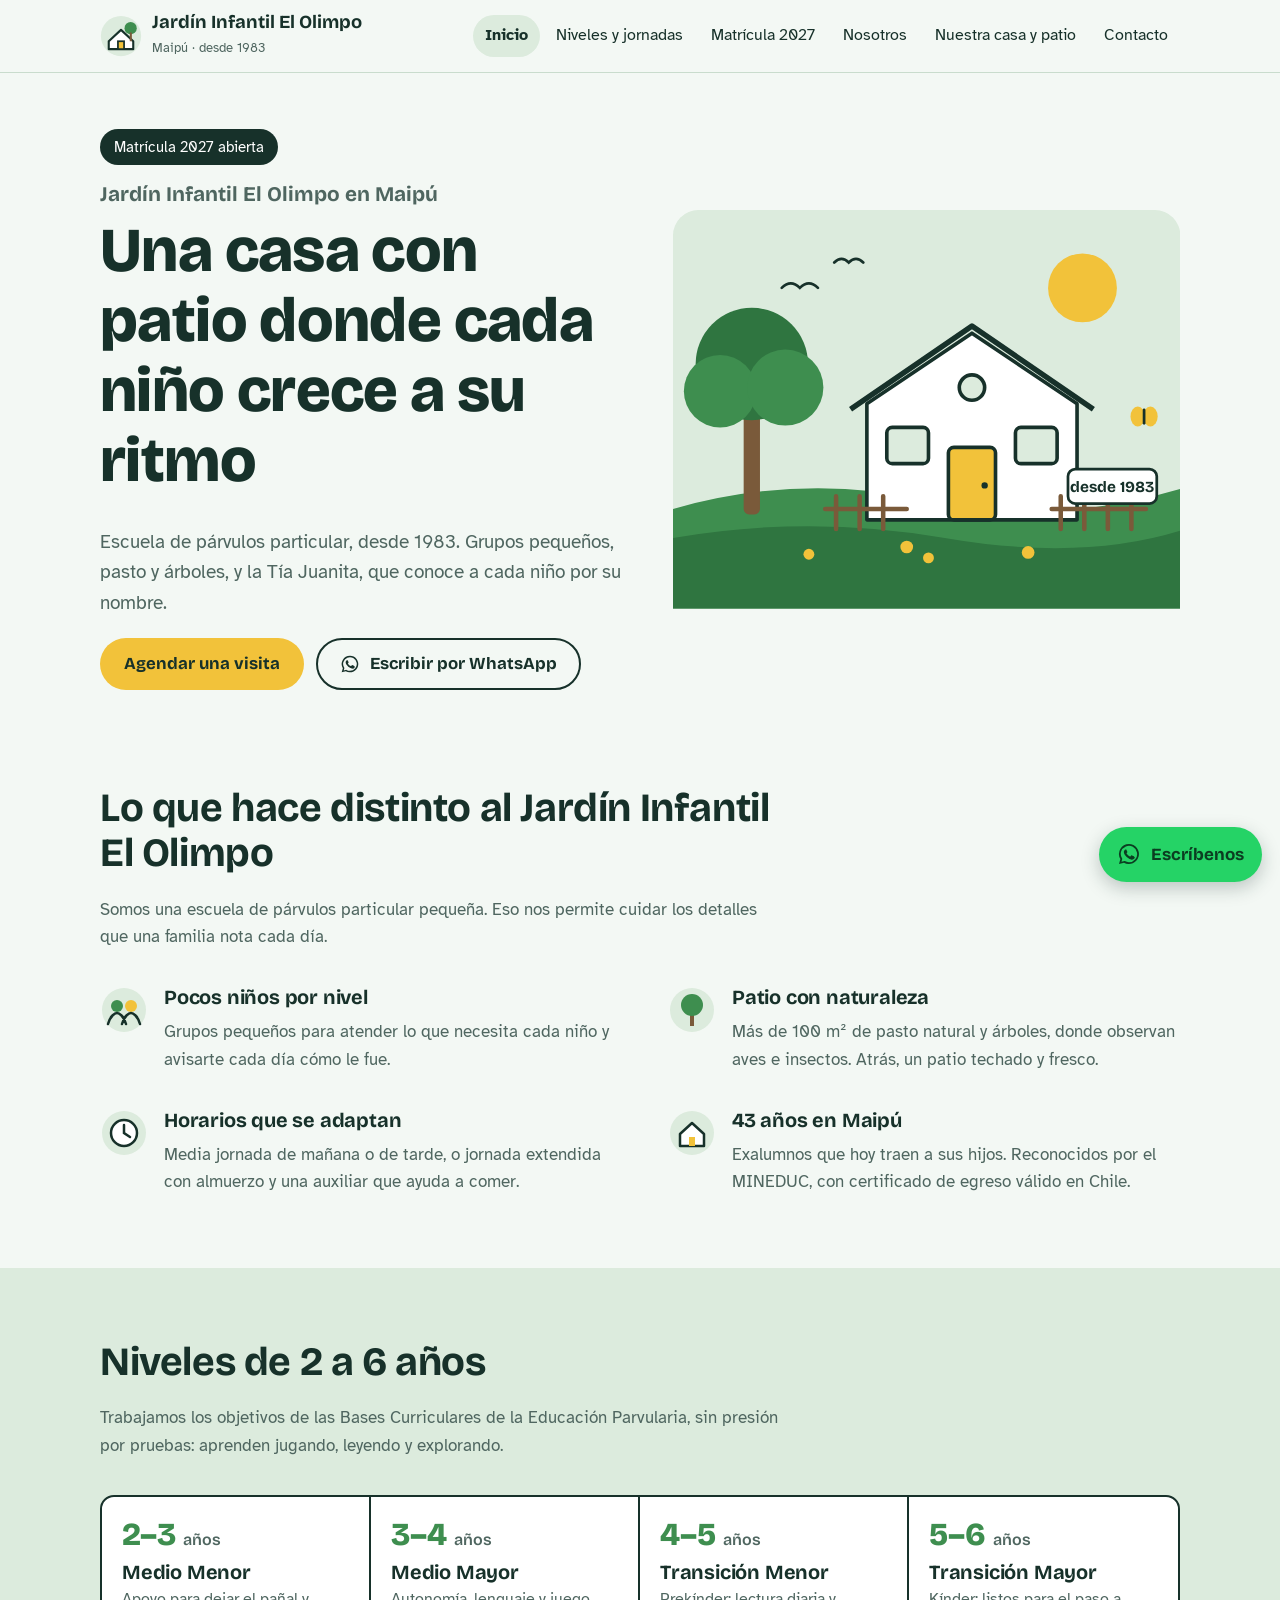
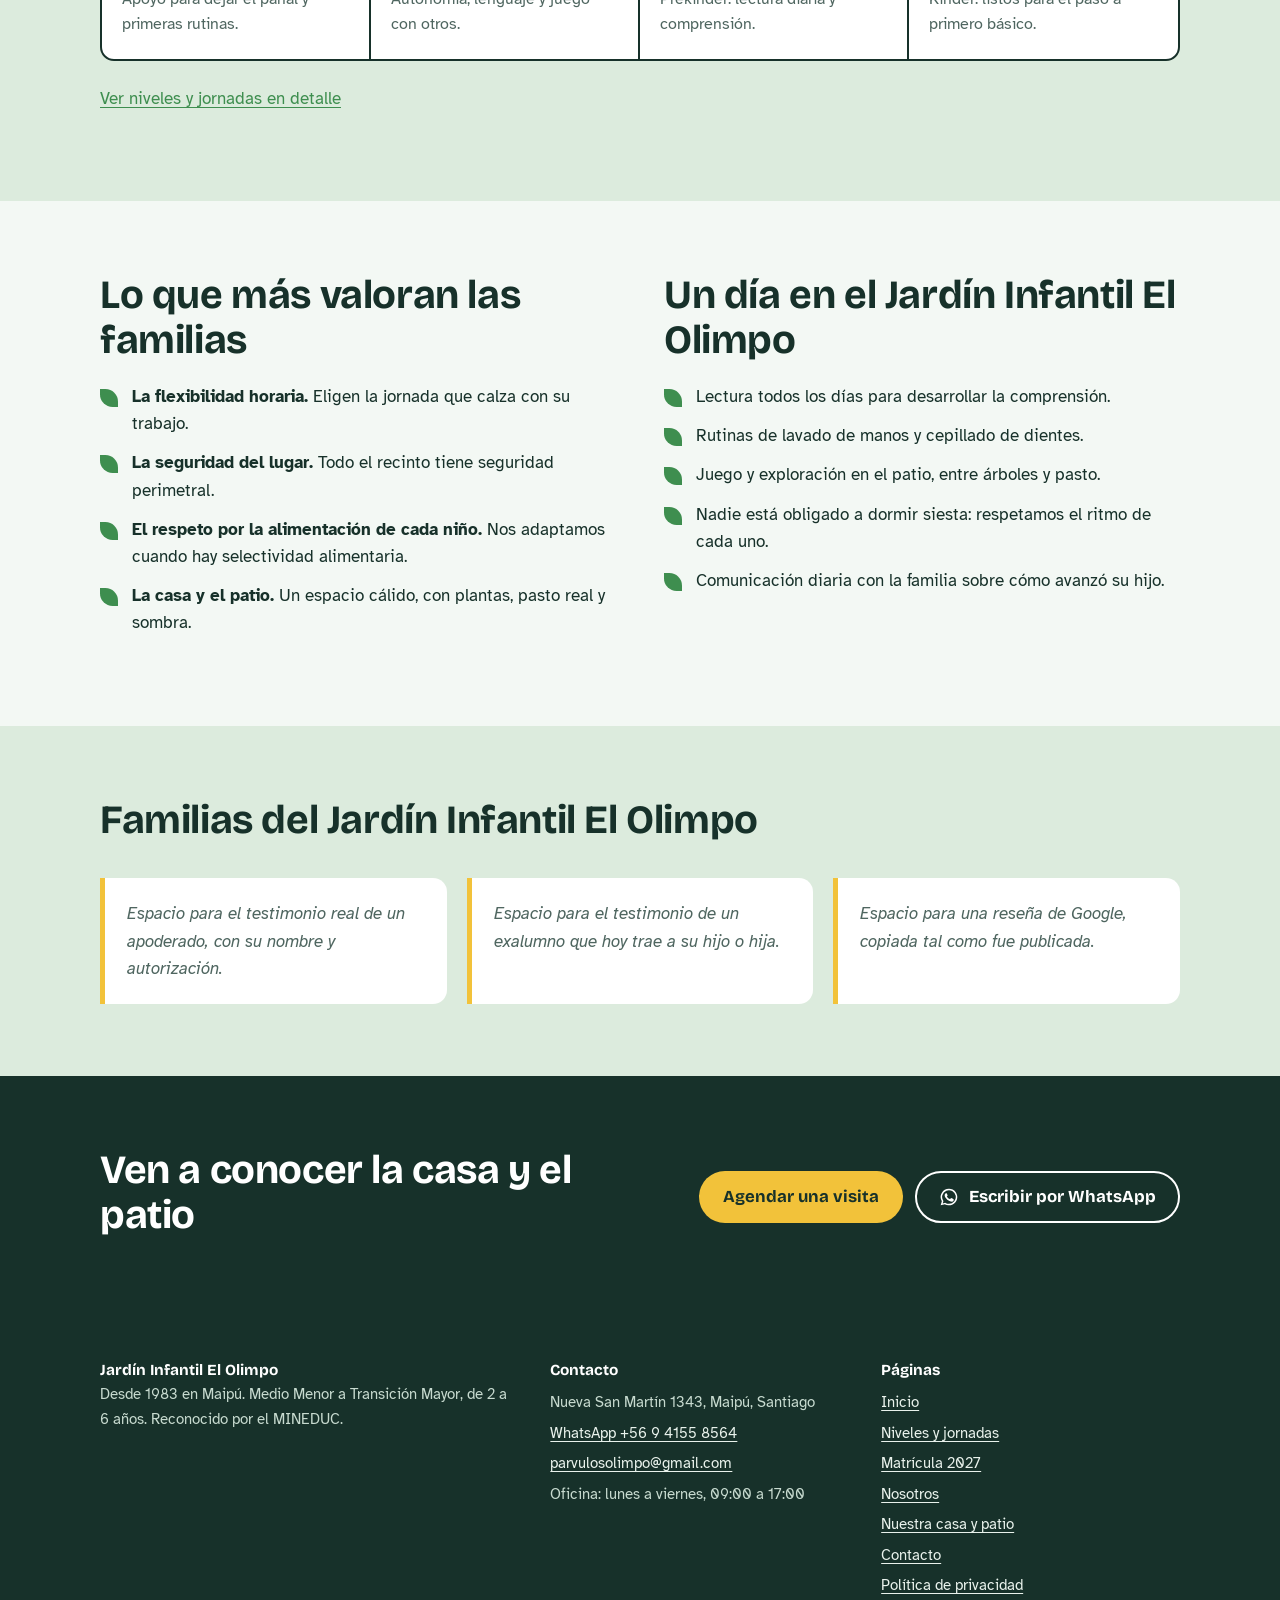
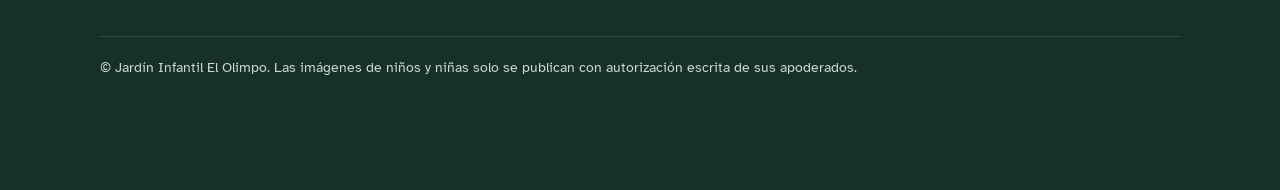
<file: index.html>
<!doctype html>
<html lang="es-CL">
<head>
<meta charset="utf-8">
<meta name="robots" content="noindex, nofollow"><!-- QUITAR al publicar en parvulosolimpo.cl -->
<meta name="viewport" content="width=device-width, initial-scale=1">
<title>Jardín Infantil El Olimpo en Maipú | Matrícula 2027 abierta</title>
<meta name="description" content="Jardín Infantil El Olimpo, escuela de párvulos particular en Maipú desde 1983. Grupos pequeños, patio con pasto y árboles, media jornada o jornada extendida. Matrícula 2027 abierta.">
<link rel="canonical" href="https://parvulosolimpo.cl/">
<meta property="og:type" content="website">
<meta property="og:title" content="Jardín Infantil El Olimpo en Maipú | Matrícula 2027 abierta">
<meta property="og:description" content="Jardín Infantil El Olimpo, escuela de párvulos particular en Maipú desde 1983. Grupos pequeños, patio con pasto y árboles, media jornada o jornada extendida. Matrícula 2027 abierta.">
<meta property="og:url" content="https://parvulosolimpo.cl/">
<meta property="og:locale" content="es_CL">
<link rel="icon" href="favicon.svg" type="image/svg+xml">
<link rel="preconnect" href="https://fonts.googleapis.com">
<link rel="preconnect" href="https://fonts.gstatic.com" crossorigin>
<link href="https://fonts.googleapis.com/css2?family=Atkinson+Hyperlegible:ital,wght@0,400;0,700;1,400&family=Bricolage+Grotesque:opsz,wght@12..96,600;12..96,700;12..96,800&display=swap" rel="stylesheet">
<link rel="stylesheet" href="styles.css?v=2">
<script type="application/ld+json">{"@context": "https://schema.org", "@type": "Preschool", "name": "Jardín Infantil El Olimpo", "alternateName": "Escuela de Párvulos El Olimpo", "url": "https://parvulosolimpo.cl/", "telephone": "+56941558564", "email": "parvulosolimpo@gmail.com", "foundingDate": "1983", "address": {"@type": "PostalAddress", "streetAddress": "Nueva San Martín 1343", "addressLocality": "Maipú", "addressRegion": "Región Metropolitana", "addressCountry": "CL"}, "openingHoursSpecification": [{"@type": "OpeningHoursSpecification", "dayOfWeek": ["Monday", "Tuesday", "Wednesday", "Thursday", "Friday"], "opens": "09:00", "closes": "17:00"}], "description": "Jardín Infantil El Olimpo, escuela de párvulos particular en Maipú desde 1983. Medio Menor a Transición Mayor (2 a 6 años), grupos pequeños, patio con pasto y árboles, media jornada o jornada extendida. Reconocido por el MINEDUC."}</script>
</head>
<body>
<a class="saltar" href="#contenido">Saltar al contenido</a>
<header class="cabecera">
  <div class="envoltura">
    <a class="marca" href="index.html"><svg viewBox="0 0 48 48" aria-hidden="true"><circle cx="24" cy="24" r="23" fill="#DCEBDD"/><path d="M10 30 24 17l14 13v9H10z" fill="#FFFFFF" stroke="#17312A" stroke-width="2.4" stroke-linejoin="round"/><rect x="20.5" y="30" width="7" height="9" fill="#F2C23A" stroke="#17312A" stroke-width="2"/><circle cx="35" cy="15" r="7" fill="#3E8E4F"/><rect x="34" y="20" width="2.4" height="10" fill="#7A5A3A"/></svg><span><b>Jardín Infantil El Olimpo</b><small>Maipú · desde 1983</small></span></a>
    <button class="boton-menu" aria-expanded="false" aria-controls="menu">Menú</button>
    <nav class="menu" id="menu" aria-label="Principal"><a href="index.html" aria-current="page">Inicio</a><a href="niveles.html">Niveles y jornadas</a><a href="matricula.html">Matrícula 2027</a><a href="nosotros.html">Nosotros</a><a href="casa-y-patio.html">Nuestra casa y patio</a><a href="contacto.html">Contacto</a></nav>
  </div>
</header>
<main id="contenido">

<section class="portada">
  <div class="envoltura">
    <div>
      <span class="aviso-matricula">Matrícula 2027 abierta</span>
      <h1><span class="h1-marca">Jardín Infantil El Olimpo en Maipú</span> Una casa con patio donde cada niño crece a su ritmo</h1>
      <p class="bajada">Escuela de párvulos particular, desde 1983. Grupos pequeños, pasto y árboles, y la Tía Juanita, que conoce a cada niño por su nombre.</p>
      <div class="acciones">
        <a class="boton boton-principal" href="matricula.html#visita">Agendar una visita</a>
        <a class="boton boton-secundario" href="https://wa.me/56941558564?text=Hola%2C%20quiero%20informaci%C3%B3n%20de%20la%20matr%C3%ADcula%202027%20en%20el%20Jard%C3%ADn%20Infantil%20El%20Olimpo."><svg viewBox="0 0 24 24" aria-hidden="true" fill="currentColor"><path d="M12 2a10 10 0 0 0-8.6 15.1L2 22l5-1.3A10 10 0 1 0 12 2Zm0 18.2a8.2 8.2 0 0 1-4.2-1.1l-.3-.2-3 .8.8-2.9-.2-.3A8.2 8.2 0 1 1 12 20.2Zm4.5-6.1c-.2-.1-1.5-.7-1.7-.8-.2-.1-.4-.1-.6.1l-.8 1c-.1.2-.3.2-.5.1a6.7 6.7 0 0 1-3.3-2.9c-.3-.4.2-.4.7-1.4.1-.2 0-.3 0-.4l-.8-1.8c-.2-.5-.4-.4-.6-.4h-.5a1 1 0 0 0-.7.3 3 3 0 0 0-.9 2.2 5.2 5.2 0 0 0 1.1 2.8 11.9 11.9 0 0 0 4.6 4c1.7.7 2.4.8 3.2.7a2.8 2.8 0 0 0 1.8-1.3 2.3 2.3 0 0 0 .2-1.3c-.1-.1-.3-.2-.5-.3Z"/></svg> Escribir por WhatsApp</a>
      </div>
    </div>
    <svg class="ilustracion" viewBox="0 0 560 440" role="img" aria-label="Ilustración de la casa del Jardín Infantil El Olimpo con su patio, árboles y aves">
  <rect x="0" y="0" width="560" height="440" rx="28" fill="#DCEBDD"/>
  <circle cx="452" cy="86" r="38" fill="#F2C23A"/>
  <g class="ave"><path d="M120 86q10-10 20 0q10-10 20 0" fill="none" stroke="#17312A" stroke-width="3" stroke-linecap="round"/></g>
  <g class="ave b"><path d="M178 58q8-8 16 0q8-8 16 0" fill="none" stroke="#17312A" stroke-width="3" stroke-linecap="round"/></g>
  <path d="M0 330q140-40 280-10t280-12v132H0z" fill="#3E8E4F"/>
  <path d="M0 362q150-26 300 0t260-8v86H0z" fill="#2F7540"/>
  <!-- árbol grande -->
  <rect x="78" y="196" width="18" height="140" rx="6" fill="#7A5A3A"/>
  <circle cx="87" cy="170" r="62" fill="#2F7540"/><circle cx="52" cy="200" r="40" fill="#3E8E4F"/><circle cx="124" cy="196" r="42" fill="#3E8E4F"/>
  <!-- casa -->
  <path d="M196 220 330 128l134 92" fill="none" stroke="#17312A" stroke-width="6" stroke-linejoin="round"/>
  <path d="M214 214 330 136l116 78v128H214z" fill="#FFFFFF" stroke="#17312A" stroke-width="4" stroke-linejoin="round"/>
  <rect x="304" y="262" width="52" height="80" rx="6" fill="#F2C23A" stroke="#17312A" stroke-width="4"/>
  <circle cx="344" cy="304" r="3.5" fill="#17312A"/>
  <rect x="236" y="240" width="46" height="40" rx="6" fill="#DCEBDD" stroke="#17312A" stroke-width="4"/>
  <rect x="378" y="240" width="46" height="40" rx="6" fill="#DCEBDD" stroke="#17312A" stroke-width="4"/>
  <circle cx="330" cy="196" r="14" fill="#DCEBDD" stroke="#17312A" stroke-width="4"/>
  <!-- reja con letrero -->
  <g stroke="#7A5A3A" stroke-width="5" stroke-linecap="round">
    <path d="M180 352v-36M206 352v-36M232 352v-36M428 352v-36M454 352v-36M480 352v-36M506 352v-36"/>
    <path d="M168 330h90M418 330h104"/>
  </g>
  <rect x="436" y="286" width="98" height="38" rx="8" fill="#FFFFFF" stroke="#17312A" stroke-width="3"/>
  <text x="485" y="311" text-anchor="middle" font-family="Bricolage Grotesque, sans-serif" font-weight="700" font-size="17" fill="#17312A">desde 1983</text>
  <!-- flores -->
  <g fill="#F2C23A"><circle cx="258" cy="372" r="7"/><circle cx="282" cy="384" r="6"/><circle cx="392" cy="378" r="7"/><circle cx="150" cy="380" r="6"/></g>
  <!-- mariposa -->
  <g transform="translate(520 228)"><ellipse cx="-7" cy="0" rx="8" ry="11" fill="#F2C23A"/><ellipse cx="7" cy="0" rx="8" ry="11" fill="#F2C23A"/><rect x="-1.5" y="-9" width="3" height="18" rx="1.5" fill="#17312A"/></g>
</svg>
  </div>
</section>

<section class="seccion">
  <div class="envoltura">
    <div class="intro">
      <h2>Lo que hace distinto al Jardín Infantil El Olimpo</h2>
      <p>Somos una escuela de párvulos particular pequeña. Eso nos permite cuidar los detalles que una familia nota cada día.</p>
    </div>
    <ul class="pilares">
      <li><svg viewBox="0 0 48 48" aria-hidden="true"><circle cx="24" cy="24" r="22" fill="#DCEBDD"/><circle cx="17" cy="20" r="6" fill="#3E8E4F"/><circle cx="31" cy="20" r="6" fill="#F2C23A"/><path d="M8 38c2-8 7-11 9-11s7 3 9 11M22 38c2-8 7-11 9-11s7 3 9 11" fill="none" stroke="#17312A" stroke-width="2.5" stroke-linecap="round"/></svg><div><h3>Pocos niños por nivel</h3><p>Grupos pequeños para atender lo que necesita cada niño y avisarte cada día cómo le fue.</p></div></li>
      <li><svg viewBox="0 0 48 48" aria-hidden="true"><circle cx="24" cy="24" r="22" fill="#DCEBDD"/><rect x="22" y="24" width="4" height="16" fill="#7A5A3A"/><circle cx="24" cy="19" r="11" fill="#3E8E4F"/></svg><div><h3>Patio con naturaleza</h3><p>Más de 100 m² de pasto natural y árboles, donde observan aves e insectos. Atrás, un patio techado y fresco.</p></div></li>
      <li><svg viewBox="0 0 48 48" aria-hidden="true"><circle cx="24" cy="24" r="22" fill="#DCEBDD"/><circle cx="24" cy="24" r="13" fill="#fff" stroke="#17312A" stroke-width="2.5"/><path d="M24 16v8l6 4" stroke="#17312A" stroke-width="2.5" fill="none" stroke-linecap="round"/></svg><div><h3>Horarios que se adaptan</h3><p>Media jornada de mañana o de tarde, o jornada extendida con almuerzo y una auxiliar que ayuda a comer.</p></div></li>
      <li><svg viewBox="0 0 48 48" aria-hidden="true"><circle cx="24" cy="24" r="22" fill="#DCEBDD"/><path d="M12 25 24 14l12 11v12H12z" fill="#fff" stroke="#17312A" stroke-width="2.5" stroke-linejoin="round"/><rect x="21" y="28" width="6" height="9" fill="#F2C23A"/></svg><div><h3>43 años en Maipú</h3><p>Exalumnos que hoy traen a sus hijos. Reconocidos por el MINEDUC, con certificado de egreso válido en Chile.</p></div></li>
    </ul>
  </div>
</section>

<section class="seccion seccion-hoja">
  <div class="envoltura">
    <div class="intro">
      <h2>Niveles de 2 a 6 años</h2>
      <p>Trabajamos los objetivos de las Bases Curriculares de la Educación Parvularia, sin presión por pruebas: aprenden jugando, leyendo y explorando.</p>
    </div>
    <div class="niveles">
      <div class="nivel"><div class="edad">2–3 <span>años</span></div><h3>Medio Menor</h3><p>Apoyo para dejar el pañal y primeras rutinas.</p></div>
      <div class="nivel"><div class="edad">3–4 <span>años</span></div><h3>Medio Mayor</h3><p>Autonomía, lenguaje y juego con otros.</p></div>
      <div class="nivel"><div class="edad">4–5 <span>años</span></div><h3>Transición Menor</h3><p>Prekínder: lectura diaria y comprensión.</p></div>
      <div class="nivel"><div class="edad">5–6 <span>años</span></div><h3>Transición Mayor</h3><p>Kínder: listos para el paso a primero básico.</p></div>
    </div>
    <p class="centrado-sm"><a href="niveles.html">Ver niveles y jornadas en detalle</a></p>
  </div>
</section>

<section class="seccion">
  <div class="envoltura dos-col">
    <div>
      <h2>Lo que más valoran las familias</h2>
      <ul class="lista-hoja">
        <li><b>La flexibilidad horaria.</b> Eligen la jornada que calza con su trabajo.</li>
        <li><b>La seguridad del lugar.</b> Todo el recinto tiene seguridad perimetral.</li>
        <li><b>El respeto por la alimentación de cada niño.</b> Nos adaptamos cuando hay selectividad alimentaria.</li>
        <li><b>La casa y el patio.</b> Un espacio cálido, con plantas, pasto real y sombra.</li>
      </ul>
    </div>
    <div>
      <h2>Un día en el Jardín Infantil El Olimpo</h2>
      <ul class="lista-hoja">
        <li>Lectura todos los días para desarrollar la comprensión.</li>
        <li>Rutinas de lavado de manos y cepillado de dientes.</li>
        <li>Juego y exploración en el patio, entre árboles y pasto.</li>
        <li>Nadie está obligado a dormir siesta: respetamos el ritmo de cada uno.</li>
        <li>Comunicación diaria con la familia sobre cómo avanzó su hijo.</li>
      </ul>
    </div>
  </div>
</section>

<section class="seccion seccion-hoja">
  <div class="envoltura">
    <div class="intro"><h2>Familias del Jardín Infantil El Olimpo</h2></div>
    <div class="testimonios">
      <blockquote class="testimonio">Espacio para el testimonio real de un apoderado, con su nombre y autorización.</blockquote>
      <blockquote class="testimonio">Espacio para el testimonio de un exalumno que hoy trae a su hijo o hija.</blockquote>
      <blockquote class="testimonio">Espacio para una reseña de Google, copiada tal como fue publicada.</blockquote>
    </div>
  </div>
</section>
<section class="seccion seccion-pino llamado">
  <div class="envoltura">
    <h2>Ven a conocer la casa y el patio</h2>
    <div class="acciones">
      <a class="boton boton-principal" href="matricula.html#visita">Agendar una visita</a>
      <a class="boton boton-secundario" style="border-color:#fff;color:#fff" href="https://wa.me/56941558564?text=Hola%2C%20quiero%20informaci%C3%B3n%20de%20la%20matr%C3%ADcula%202027%20en%20el%20Jard%C3%ADn%20Infantil%20El%20Olimpo."><svg viewBox="0 0 24 24" aria-hidden="true" fill="currentColor"><path d="M12 2a10 10 0 0 0-8.6 15.1L2 22l5-1.3A10 10 0 1 0 12 2Zm0 18.2a8.2 8.2 0 0 1-4.2-1.1l-.3-.2-3 .8.8-2.9-.2-.3A8.2 8.2 0 1 1 12 20.2Zm4.5-6.1c-.2-.1-1.5-.7-1.7-.8-.2-.1-.4-.1-.6.1l-.8 1c-.1.2-.3.2-.5.1a6.7 6.7 0 0 1-3.3-2.9c-.3-.4.2-.4.7-1.4.1-.2 0-.3 0-.4l-.8-1.8c-.2-.5-.4-.4-.6-.4h-.5a1 1 0 0 0-.7.3 3 3 0 0 0-.9 2.2 5.2 5.2 0 0 0 1.1 2.8 11.9 11.9 0 0 0 4.6 4c1.7.7 2.4.8 3.2.7a2.8 2.8 0 0 0 1.8-1.3 2.3 2.3 0 0 0 .2-1.3c-.1-.1-.3-.2-.5-.3Z"/></svg> Escribir por WhatsApp</a>
    </div>
  </div>
</section>

</main>
<footer class="pie">
  <div class="envoltura">
    <div>
      <b>Jardín Infantil El Olimpo</b>
      <p>Desde 1983 en Maipú. Medio Menor a Transición Mayor, de 2 a 6 años. Reconocido por el MINEDUC.</p>
    </div>
    <div>
      <b>Contacto</b>
      <ul>
        <li>Nueva San Martín 1343, Maipú, Santiago</li>
        <li><a href="https://wa.me/56941558564?text=Hola%2C%20quiero%20informaci%C3%B3n%20de%20la%20matr%C3%ADcula%202027%20en%20el%20Jard%C3%ADn%20Infantil%20El%20Olimpo.">WhatsApp +56 9 4155 8564</a></li>
        <li><a href="mailto:parvulosolimpo@gmail.com">parvulosolimpo@gmail.com</a></li>
        <li>Oficina: lunes a viernes, 09:00 a 17:00</li>
      </ul>
    </div>
    <div>
      <b>Páginas</b>
      <ul><li><a href="index.html">Inicio</a></li><li><a href="niveles.html">Niveles y jornadas</a></li><li><a href="matricula.html">Matrícula 2027</a></li><li><a href="nosotros.html">Nosotros</a></li><li><a href="casa-y-patio.html">Nuestra casa y patio</a></li><li><a href="contacto.html">Contacto</a></li><li><a href="privacidad.html">Política de privacidad</a></li></ul>
    </div>
    <p class="legal">© Jardín Infantil El Olimpo. Las imágenes de niños y niñas solo se publican con autorización escrita de sus apoderados.</p>
  </div>
</footer>
<a class="wsp-flotante" href="https://wa.me/56941558564?text=Hola%2C%20quiero%20informaci%C3%B3n%20de%20la%20matr%C3%ADcula%202027%20en%20el%20Jard%C3%ADn%20Infantil%20El%20Olimpo." aria-label="Escríbenos por WhatsApp"><svg viewBox="0 0 24 24" aria-hidden="true" fill="currentColor"><path d="M12 2a10 10 0 0 0-8.6 15.1L2 22l5-1.3A10 10 0 1 0 12 2Zm0 18.2a8.2 8.2 0 0 1-4.2-1.1l-.3-.2-3 .8.8-2.9-.2-.3A8.2 8.2 0 1 1 12 20.2Zm4.5-6.1c-.2-.1-1.5-.7-1.7-.8-.2-.1-.4-.1-.6.1l-.8 1c-.1.2-.3.2-.5.1a6.7 6.7 0 0 1-3.3-2.9c-.3-.4.2-.4.7-1.4.1-.2 0-.3 0-.4l-.8-1.8c-.2-.5-.4-.4-.6-.4h-.5a1 1 0 0 0-.7.3 3 3 0 0 0-.9 2.2 5.2 5.2 0 0 0 1.1 2.8 11.9 11.9 0 0 0 4.6 4c1.7.7 2.4.8 3.2.7a2.8 2.8 0 0 0 1.8-1.3 2.3 2.3 0 0 0 .2-1.3c-.1-.1-.3-.2-.5-.3Z"/></svg><span>Escríbenos</span></a>
<script src="script.js"></script>
</body>
</html>
</file>
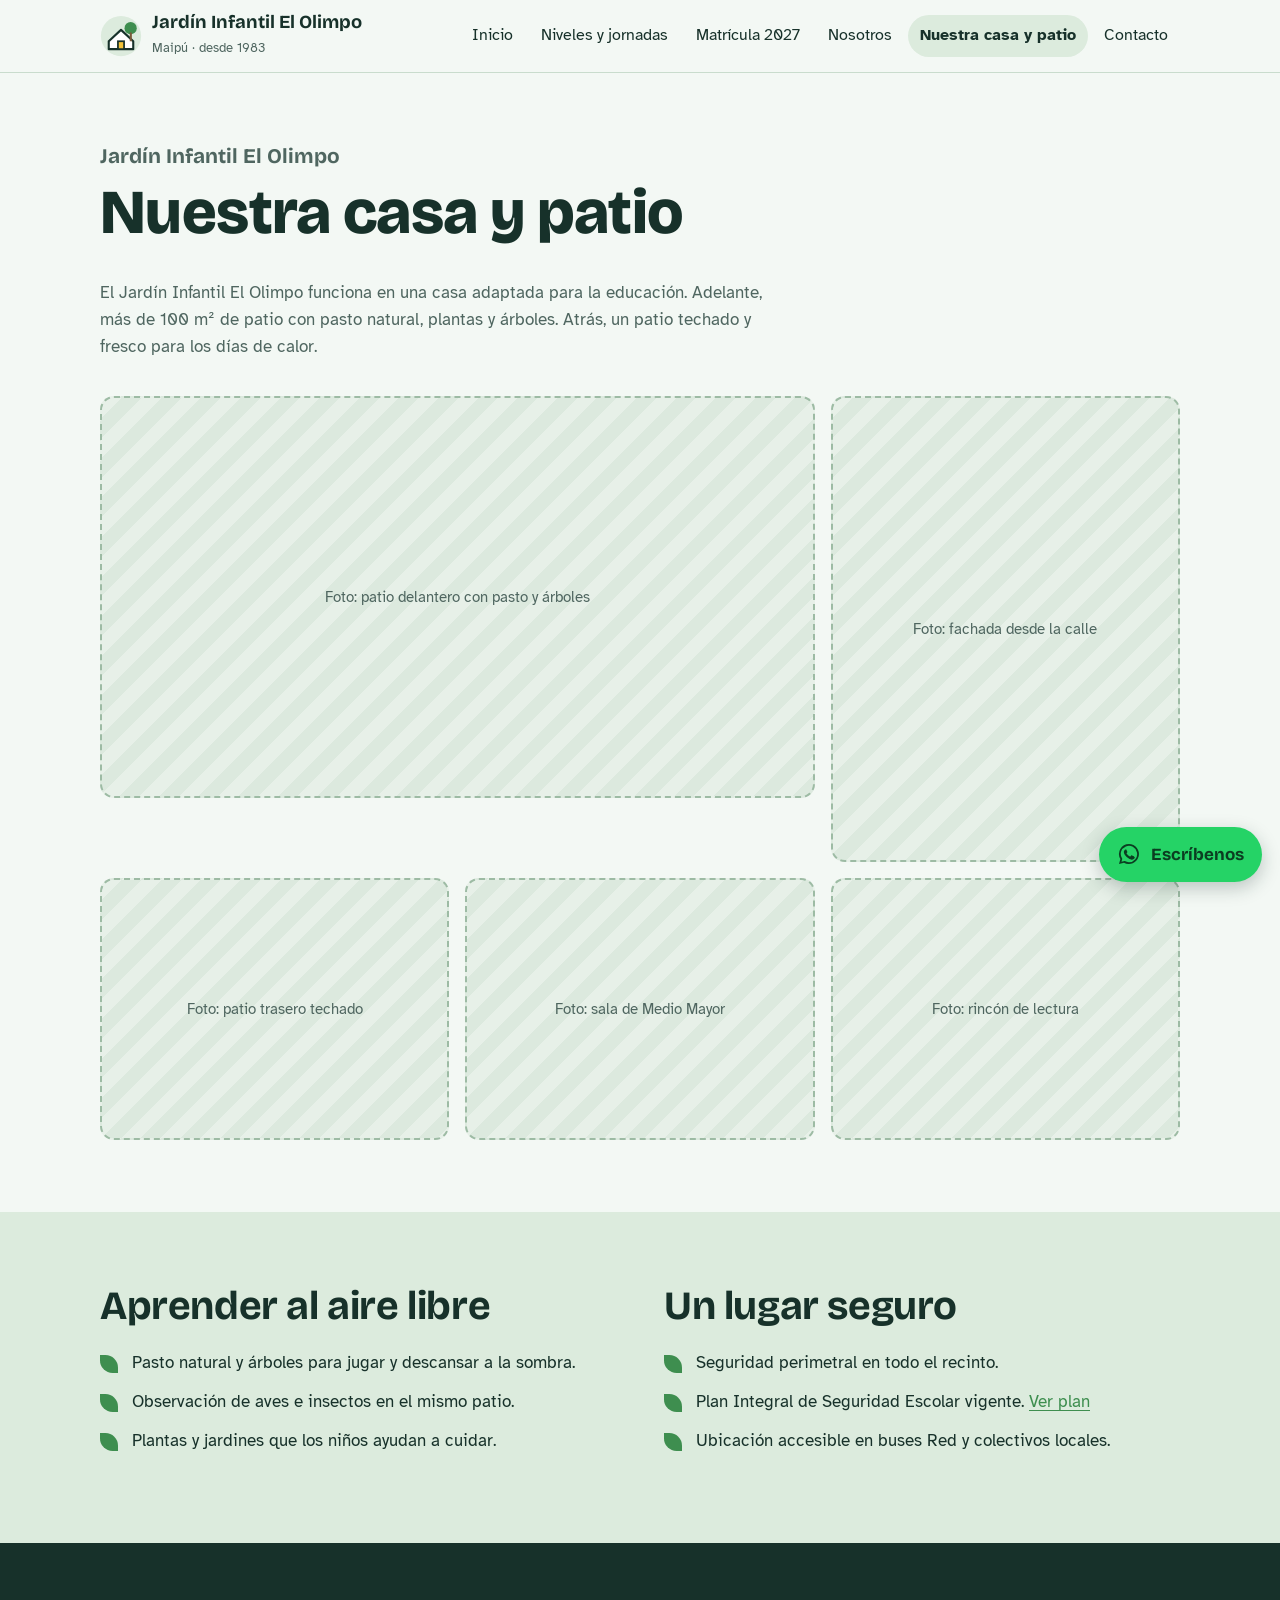
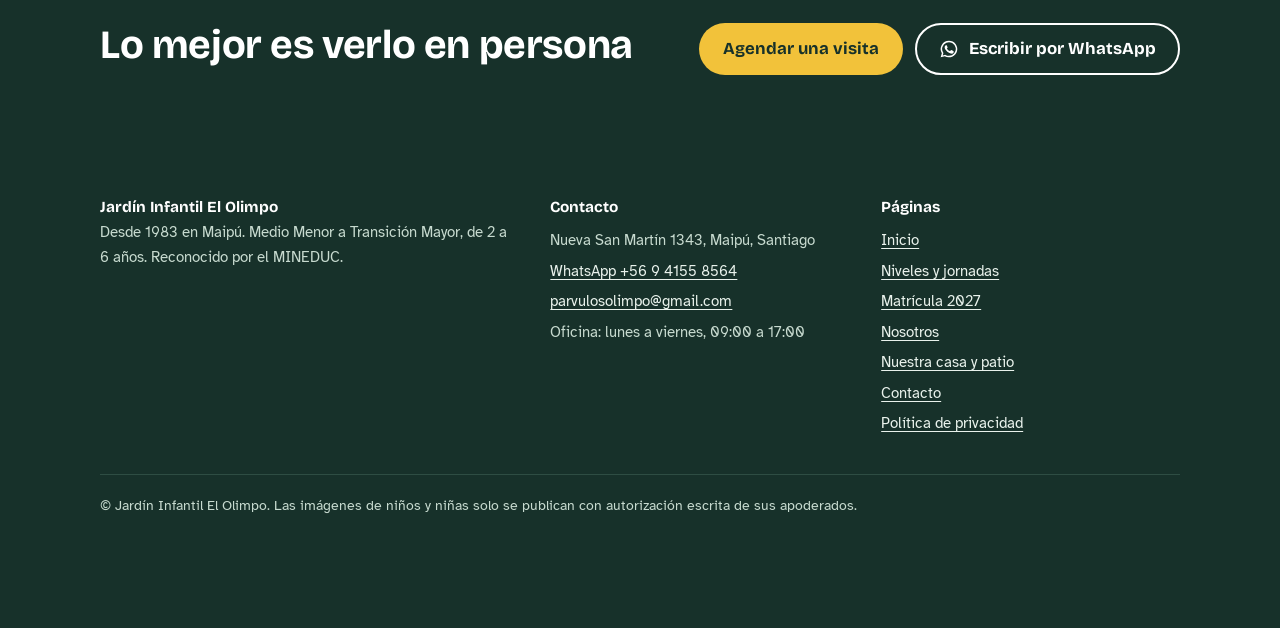
<file: casa-y-patio.html>
<!doctype html>
<html lang="es-CL">
<head>
<meta charset="utf-8">
<meta name="robots" content="noindex, nofollow"><!-- QUITAR al publicar en parvulosolimpo.cl -->
<meta name="viewport" content="width=device-width, initial-scale=1">
<title>Nuestra casa y patio | Jardín Infantil El Olimpo en Maipú</title>
<meta name="description" content="Casa adaptada con más de 100 m² de patio con pasto natural y árboles, patio techado y seguridad perimetral, en Maipú.">
<link rel="canonical" href="https://parvulosolimpo.cl/casa-y-patio.html">
<meta property="og:type" content="website">
<meta property="og:title" content="Nuestra casa y patio | Jardín Infantil El Olimpo en Maipú">
<meta property="og:description" content="Casa adaptada con más de 100 m² de patio con pasto natural y árboles, patio techado y seguridad perimetral, en Maipú.">
<meta property="og:url" content="https://parvulosolimpo.cl/casa-y-patio.html">
<meta property="og:locale" content="es_CL">
<link rel="icon" href="favicon.svg" type="image/svg+xml">
<link rel="preconnect" href="https://fonts.googleapis.com">
<link rel="preconnect" href="https://fonts.gstatic.com" crossorigin>
<link href="https://fonts.googleapis.com/css2?family=Atkinson+Hyperlegible:ital,wght@0,400;0,700;1,400&family=Bricolage+Grotesque:opsz,wght@12..96,600;12..96,700;12..96,800&display=swap" rel="stylesheet">
<link rel="stylesheet" href="styles.css?v=2">

</head>
<body>
<a class="saltar" href="#contenido">Saltar al contenido</a>
<header class="cabecera">
  <div class="envoltura">
    <a class="marca" href="index.html"><svg viewBox="0 0 48 48" aria-hidden="true"><circle cx="24" cy="24" r="23" fill="#DCEBDD"/><path d="M10 30 24 17l14 13v9H10z" fill="#FFFFFF" stroke="#17312A" stroke-width="2.4" stroke-linejoin="round"/><rect x="20.5" y="30" width="7" height="9" fill="#F2C23A" stroke="#17312A" stroke-width="2"/><circle cx="35" cy="15" r="7" fill="#3E8E4F"/><rect x="34" y="20" width="2.4" height="10" fill="#7A5A3A"/></svg><span><b>Jardín Infantil El Olimpo</b><small>Maipú · desde 1983</small></span></a>
    <button class="boton-menu" aria-expanded="false" aria-controls="menu">Menú</button>
    <nav class="menu" id="menu" aria-label="Principal"><a href="index.html">Inicio</a><a href="niveles.html">Niveles y jornadas</a><a href="matricula.html">Matrícula 2027</a><a href="nosotros.html">Nosotros</a><a href="casa-y-patio.html" aria-current="page">Nuestra casa y patio</a><a href="contacto.html">Contacto</a></nav>
  </div>
</header>
<main id="contenido">

<section class="seccion">
  <div class="envoltura">
    <div class="intro">
      <h1><span class="h1-marca">Jardín Infantil El Olimpo</span> Nuestra casa y patio</h1>
      <p>El Jardín Infantil El Olimpo funciona en una casa adaptada para la educación. Adelante, más de 100 m² de patio con pasto natural, plantas y árboles. Atrás, un patio techado y fresco para los días de calor.</p>
    </div>
    <div class="galeria">
      <div class="foto ancha">Foto: patio delantero con pasto y árboles</div>
      <div class="foto alta">Foto: fachada desde la calle</div>
      <div class="foto">Foto: patio trasero techado</div>
      <div class="foto">Foto: sala de Medio Mayor</div>
      <div class="foto">Foto: rincón de lectura</div>
    </div>
  </div>
</section>

<section class="seccion seccion-hoja">
  <div class="envoltura dos-col">
    <div>
      <h2>Aprender al aire libre</h2>
      <ul class="lista-hoja">
        <li>Pasto natural y árboles para jugar y descansar a la sombra.</li>
        <li>Observación de aves e insectos en el mismo patio.</li>
        <li>Plantas y jardines que los niños ayudan a cuidar.</li>
      </ul>
    </div>
    <div>
      <h2>Un lugar seguro</h2>
      <ul class="lista-hoja">
        <li>Seguridad perimetral en todo el recinto.</li>
        <li>Plan Integral de Seguridad Escolar vigente. <a href="https://parvulosolimpo.cl/documentos/Plan-Integral-de-Seguridad-Escolar.pdf">Ver plan</a></li>
        <li>Ubicación accesible en buses Red y colectivos locales.</li>
      </ul>
    </div>
  </div>
</section>
<section class="seccion seccion-pino llamado">
  <div class="envoltura">
    <h2>Lo mejor es verlo en persona</h2>
    <div class="acciones">
      <a class="boton boton-principal" href="matricula.html#visita">Agendar una visita</a>
      <a class="boton boton-secundario" style="border-color:#fff;color:#fff" href="https://wa.me/56941558564?text=Hola%2C%20quiero%20informaci%C3%B3n%20de%20la%20matr%C3%ADcula%202027%20en%20el%20Jard%C3%ADn%20Infantil%20El%20Olimpo."><svg viewBox="0 0 24 24" aria-hidden="true" fill="currentColor"><path d="M12 2a10 10 0 0 0-8.6 15.1L2 22l5-1.3A10 10 0 1 0 12 2Zm0 18.2a8.2 8.2 0 0 1-4.2-1.1l-.3-.2-3 .8.8-2.9-.2-.3A8.2 8.2 0 1 1 12 20.2Zm4.5-6.1c-.2-.1-1.5-.7-1.7-.8-.2-.1-.4-.1-.6.1l-.8 1c-.1.2-.3.2-.5.1a6.7 6.7 0 0 1-3.3-2.9c-.3-.4.2-.4.7-1.4.1-.2 0-.3 0-.4l-.8-1.8c-.2-.5-.4-.4-.6-.4h-.5a1 1 0 0 0-.7.3 3 3 0 0 0-.9 2.2 5.2 5.2 0 0 0 1.1 2.8 11.9 11.9 0 0 0 4.6 4c1.7.7 2.4.8 3.2.7a2.8 2.8 0 0 0 1.8-1.3 2.3 2.3 0 0 0 .2-1.3c-.1-.1-.3-.2-.5-.3Z"/></svg> Escribir por WhatsApp</a>
    </div>
  </div>
</section>

</main>
<footer class="pie">
  <div class="envoltura">
    <div>
      <b>Jardín Infantil El Olimpo</b>
      <p>Desde 1983 en Maipú. Medio Menor a Transición Mayor, de 2 a 6 años. Reconocido por el MINEDUC.</p>
    </div>
    <div>
      <b>Contacto</b>
      <ul>
        <li>Nueva San Martín 1343, Maipú, Santiago</li>
        <li><a href="https://wa.me/56941558564?text=Hola%2C%20quiero%20informaci%C3%B3n%20de%20la%20matr%C3%ADcula%202027%20en%20el%20Jard%C3%ADn%20Infantil%20El%20Olimpo.">WhatsApp +56 9 4155 8564</a></li>
        <li><a href="mailto:parvulosolimpo@gmail.com">parvulosolimpo@gmail.com</a></li>
        <li>Oficina: lunes a viernes, 09:00 a 17:00</li>
      </ul>
    </div>
    <div>
      <b>Páginas</b>
      <ul><li><a href="index.html">Inicio</a></li><li><a href="niveles.html">Niveles y jornadas</a></li><li><a href="matricula.html">Matrícula 2027</a></li><li><a href="nosotros.html">Nosotros</a></li><li><a href="casa-y-patio.html">Nuestra casa y patio</a></li><li><a href="contacto.html">Contacto</a></li><li><a href="privacidad.html">Política de privacidad</a></li></ul>
    </div>
    <p class="legal">© Jardín Infantil El Olimpo. Las imágenes de niños y niñas solo se publican con autorización escrita de sus apoderados.</p>
  </div>
</footer>
<a class="wsp-flotante" href="https://wa.me/56941558564?text=Hola%2C%20quiero%20informaci%C3%B3n%20de%20la%20matr%C3%ADcula%202027%20en%20el%20Jard%C3%ADn%20Infantil%20El%20Olimpo." aria-label="Escríbenos por WhatsApp"><svg viewBox="0 0 24 24" aria-hidden="true" fill="currentColor"><path d="M12 2a10 10 0 0 0-8.6 15.1L2 22l5-1.3A10 10 0 1 0 12 2Zm0 18.2a8.2 8.2 0 0 1-4.2-1.1l-.3-.2-3 .8.8-2.9-.2-.3A8.2 8.2 0 1 1 12 20.2Zm4.5-6.1c-.2-.1-1.5-.7-1.7-.8-.2-.1-.4-.1-.6.1l-.8 1c-.1.2-.3.2-.5.1a6.7 6.7 0 0 1-3.3-2.9c-.3-.4.2-.4.7-1.4.1-.2 0-.3 0-.4l-.8-1.8c-.2-.5-.4-.4-.6-.4h-.5a1 1 0 0 0-.7.3 3 3 0 0 0-.9 2.2 5.2 5.2 0 0 0 1.1 2.8 11.9 11.9 0 0 0 4.6 4c1.7.7 2.4.8 3.2.7a2.8 2.8 0 0 0 1.8-1.3 2.3 2.3 0 0 0 .2-1.3c-.1-.1-.3-.2-.5-.3Z"/></svg><span>Escríbenos</span></a>
<script src="script.js"></script>
</body>
</html>
</file>
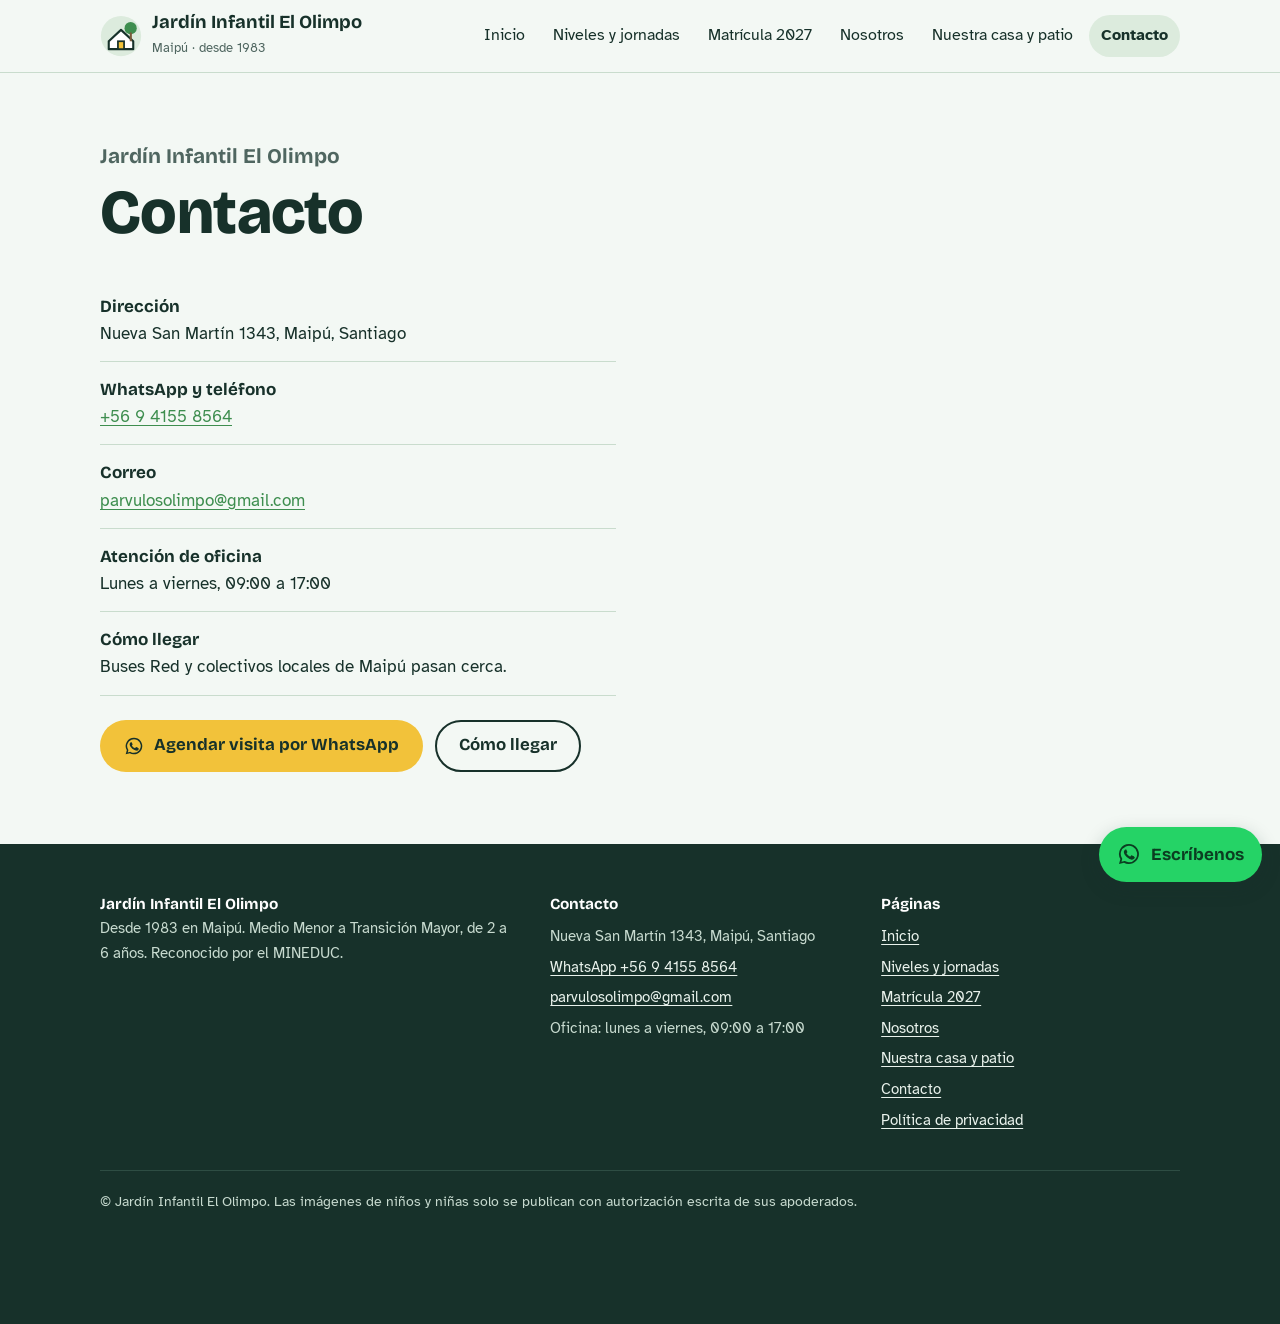
<file: contacto.html>
<!doctype html>
<html lang="es-CL">
<head>
<meta charset="utf-8">
<meta name="robots" content="noindex, nofollow"><!-- QUITAR al publicar en parvulosolimpo.cl -->
<meta name="viewport" content="width=device-width, initial-scale=1">
<title>Contacto | Jardín Infantil El Olimpo, Nueva San Martín 1343, Maipú</title>
<meta name="description" content="Escríbenos por WhatsApp al +56 9 4155 8564 o visítanos en Nueva San Martín 1343, Maipú. Oficina de lunes a viernes, 09:00 a 17:00.">
<link rel="canonical" href="https://parvulosolimpo.cl/contacto.html">
<meta property="og:type" content="website">
<meta property="og:title" content="Contacto | Jardín Infantil El Olimpo, Nueva San Martín 1343, Maipú">
<meta property="og:description" content="Escríbenos por WhatsApp al +56 9 4155 8564 o visítanos en Nueva San Martín 1343, Maipú. Oficina de lunes a viernes, 09:00 a 17:00.">
<meta property="og:url" content="https://parvulosolimpo.cl/contacto.html">
<meta property="og:locale" content="es_CL">
<link rel="icon" href="favicon.svg" type="image/svg+xml">
<link rel="preconnect" href="https://fonts.googleapis.com">
<link rel="preconnect" href="https://fonts.gstatic.com" crossorigin>
<link href="https://fonts.googleapis.com/css2?family=Atkinson+Hyperlegible:ital,wght@0,400;0,700;1,400&family=Bricolage+Grotesque:opsz,wght@12..96,600;12..96,700;12..96,800&display=swap" rel="stylesheet">
<link rel="stylesheet" href="styles.css?v=2">
<script type="application/ld+json">{"@context": "https://schema.org", "@type": "Preschool", "name": "Jardín Infantil El Olimpo", "alternateName": "Escuela de Párvulos El Olimpo", "url": "https://parvulosolimpo.cl/", "telephone": "+56941558564", "email": "parvulosolimpo@gmail.com", "foundingDate": "1983", "address": {"@type": "PostalAddress", "streetAddress": "Nueva San Martín 1343", "addressLocality": "Maipú", "addressRegion": "Región Metropolitana", "addressCountry": "CL"}, "openingHoursSpecification": [{"@type": "OpeningHoursSpecification", "dayOfWeek": ["Monday", "Tuesday", "Wednesday", "Thursday", "Friday"], "opens": "09:00", "closes": "17:00"}], "description": "Jardín Infantil El Olimpo, escuela de párvulos particular en Maipú desde 1983. Medio Menor a Transición Mayor (2 a 6 años), grupos pequeños, patio con pasto y árboles, media jornada o jornada extendida. Reconocido por el MINEDUC."}</script>
</head>
<body>
<a class="saltar" href="#contenido">Saltar al contenido</a>
<header class="cabecera">
  <div class="envoltura">
    <a class="marca" href="index.html"><svg viewBox="0 0 48 48" aria-hidden="true"><circle cx="24" cy="24" r="23" fill="#DCEBDD"/><path d="M10 30 24 17l14 13v9H10z" fill="#FFFFFF" stroke="#17312A" stroke-width="2.4" stroke-linejoin="round"/><rect x="20.5" y="30" width="7" height="9" fill="#F2C23A" stroke="#17312A" stroke-width="2"/><circle cx="35" cy="15" r="7" fill="#3E8E4F"/><rect x="34" y="20" width="2.4" height="10" fill="#7A5A3A"/></svg><span><b>Jardín Infantil El Olimpo</b><small>Maipú · desde 1983</small></span></a>
    <button class="boton-menu" aria-expanded="false" aria-controls="menu">Menú</button>
    <nav class="menu" id="menu" aria-label="Principal"><a href="index.html">Inicio</a><a href="niveles.html">Niveles y jornadas</a><a href="matricula.html">Matrícula 2027</a><a href="nosotros.html">Nosotros</a><a href="casa-y-patio.html">Nuestra casa y patio</a><a href="contacto.html" aria-current="page">Contacto</a></nav>
  </div>
</header>
<main id="contenido">

<section class="seccion">
  <div class="envoltura dos-col">
    <div>
      <h1><span class="h1-marca">Jardín Infantil El Olimpo</span> Contacto</h1>
      <ul class="datos">
        <li><b>Dirección</b>Nueva San Martín 1343, Maipú, Santiago</li>
        <li><b>WhatsApp y teléfono</b><a href="https://wa.me/56941558564?text=Hola%2C%20quiero%20informaci%C3%B3n%20de%20la%20matr%C3%ADcula%202027%20en%20el%20Jard%C3%ADn%20Infantil%20El%20Olimpo.">+56 9 4155 8564</a></li>
        <li><b>Correo</b><a href="mailto:parvulosolimpo@gmail.com">parvulosolimpo@gmail.com</a></li>
        <li><b>Atención de oficina</b>Lunes a viernes, 09:00 a 17:00</li>
        <li><b>Cómo llegar</b>Buses Red y colectivos locales de Maipú pasan cerca.</li>
      </ul>
      <div class="acciones">
        <a class="boton boton-principal" href="https://wa.me/56941558564?text=Hola%2C%20me%20gustar%C3%ADa%20agendar%20una%20visita%20al%20Jard%C3%ADn%20Infantil%20El%20Olimpo."><svg viewBox="0 0 24 24" aria-hidden="true" fill="currentColor"><path d="M12 2a10 10 0 0 0-8.6 15.1L2 22l5-1.3A10 10 0 1 0 12 2Zm0 18.2a8.2 8.2 0 0 1-4.2-1.1l-.3-.2-3 .8.8-2.9-.2-.3A8.2 8.2 0 1 1 12 20.2Zm4.5-6.1c-.2-.1-1.5-.7-1.7-.8-.2-.1-.4-.1-.6.1l-.8 1c-.1.2-.3.2-.5.1a6.7 6.7 0 0 1-3.3-2.9c-.3-.4.2-.4.7-1.4.1-.2 0-.3 0-.4l-.8-1.8c-.2-.5-.4-.4-.6-.4h-.5a1 1 0 0 0-.7.3 3 3 0 0 0-.9 2.2 5.2 5.2 0 0 0 1.1 2.8 11.9 11.9 0 0 0 4.6 4c1.7.7 2.4.8 3.2.7a2.8 2.8 0 0 0 1.8-1.3 2.3 2.3 0 0 0 .2-1.3c-.1-.1-.3-.2-.5-.3Z"/></svg> Agendar visita por WhatsApp</a>
        <a class="boton boton-secundario" href="https://www.google.com/maps/dir/?api=1&destination=Nueva%20San%20Mart%C3%ADn%201343%2C%20Maip%C3%BA">Cómo llegar</a>
      </div>
    </div>
    <iframe class="mapa" title="Mapa de ubicación del Jardín Infantil El Olimpo en Nueva San Martín 1343, Maipú" src="https://www.google.com/maps?q=Escuela%20de%20P%C3%A1rvulos%20El%20Olimpo%2C%20Nueva%20San%20Mart%C3%ADn%201343%2C%20Maip%C3%BA&output=embed" loading="lazy" referrerpolicy="no-referrer-when-downgrade"></iframe>
  </div>
</section>

</main>
<footer class="pie">
  <div class="envoltura">
    <div>
      <b>Jardín Infantil El Olimpo</b>
      <p>Desde 1983 en Maipú. Medio Menor a Transición Mayor, de 2 a 6 años. Reconocido por el MINEDUC.</p>
    </div>
    <div>
      <b>Contacto</b>
      <ul>
        <li>Nueva San Martín 1343, Maipú, Santiago</li>
        <li><a href="https://wa.me/56941558564?text=Hola%2C%20quiero%20informaci%C3%B3n%20de%20la%20matr%C3%ADcula%202027%20en%20el%20Jard%C3%ADn%20Infantil%20El%20Olimpo.">WhatsApp +56 9 4155 8564</a></li>
        <li><a href="mailto:parvulosolimpo@gmail.com">parvulosolimpo@gmail.com</a></li>
        <li>Oficina: lunes a viernes, 09:00 a 17:00</li>
      </ul>
    </div>
    <div>
      <b>Páginas</b>
      <ul><li><a href="index.html">Inicio</a></li><li><a href="niveles.html">Niveles y jornadas</a></li><li><a href="matricula.html">Matrícula 2027</a></li><li><a href="nosotros.html">Nosotros</a></li><li><a href="casa-y-patio.html">Nuestra casa y patio</a></li><li><a href="contacto.html">Contacto</a></li><li><a href="privacidad.html">Política de privacidad</a></li></ul>
    </div>
    <p class="legal">© Jardín Infantil El Olimpo. Las imágenes de niños y niñas solo se publican con autorización escrita de sus apoderados.</p>
  </div>
</footer>
<a class="wsp-flotante" href="https://wa.me/56941558564?text=Hola%2C%20quiero%20informaci%C3%B3n%20de%20la%20matr%C3%ADcula%202027%20en%20el%20Jard%C3%ADn%20Infantil%20El%20Olimpo." aria-label="Escríbenos por WhatsApp"><svg viewBox="0 0 24 24" aria-hidden="true" fill="currentColor"><path d="M12 2a10 10 0 0 0-8.6 15.1L2 22l5-1.3A10 10 0 1 0 12 2Zm0 18.2a8.2 8.2 0 0 1-4.2-1.1l-.3-.2-3 .8.8-2.9-.2-.3A8.2 8.2 0 1 1 12 20.2Zm4.5-6.1c-.2-.1-1.5-.7-1.7-.8-.2-.1-.4-.1-.6.1l-.8 1c-.1.2-.3.2-.5.1a6.7 6.7 0 0 1-3.3-2.9c-.3-.4.2-.4.7-1.4.1-.2 0-.3 0-.4l-.8-1.8c-.2-.5-.4-.4-.6-.4h-.5a1 1 0 0 0-.7.3 3 3 0 0 0-.9 2.2 5.2 5.2 0 0 0 1.1 2.8 11.9 11.9 0 0 0 4.6 4c1.7.7 2.4.8 3.2.7a2.8 2.8 0 0 0 1.8-1.3 2.3 2.3 0 0 0 .2-1.3c-.1-.1-.3-.2-.5-.3Z"/></svg><span>Escríbenos</span></a>
<script src="script.js"></script>
</body>
</html>
</file>
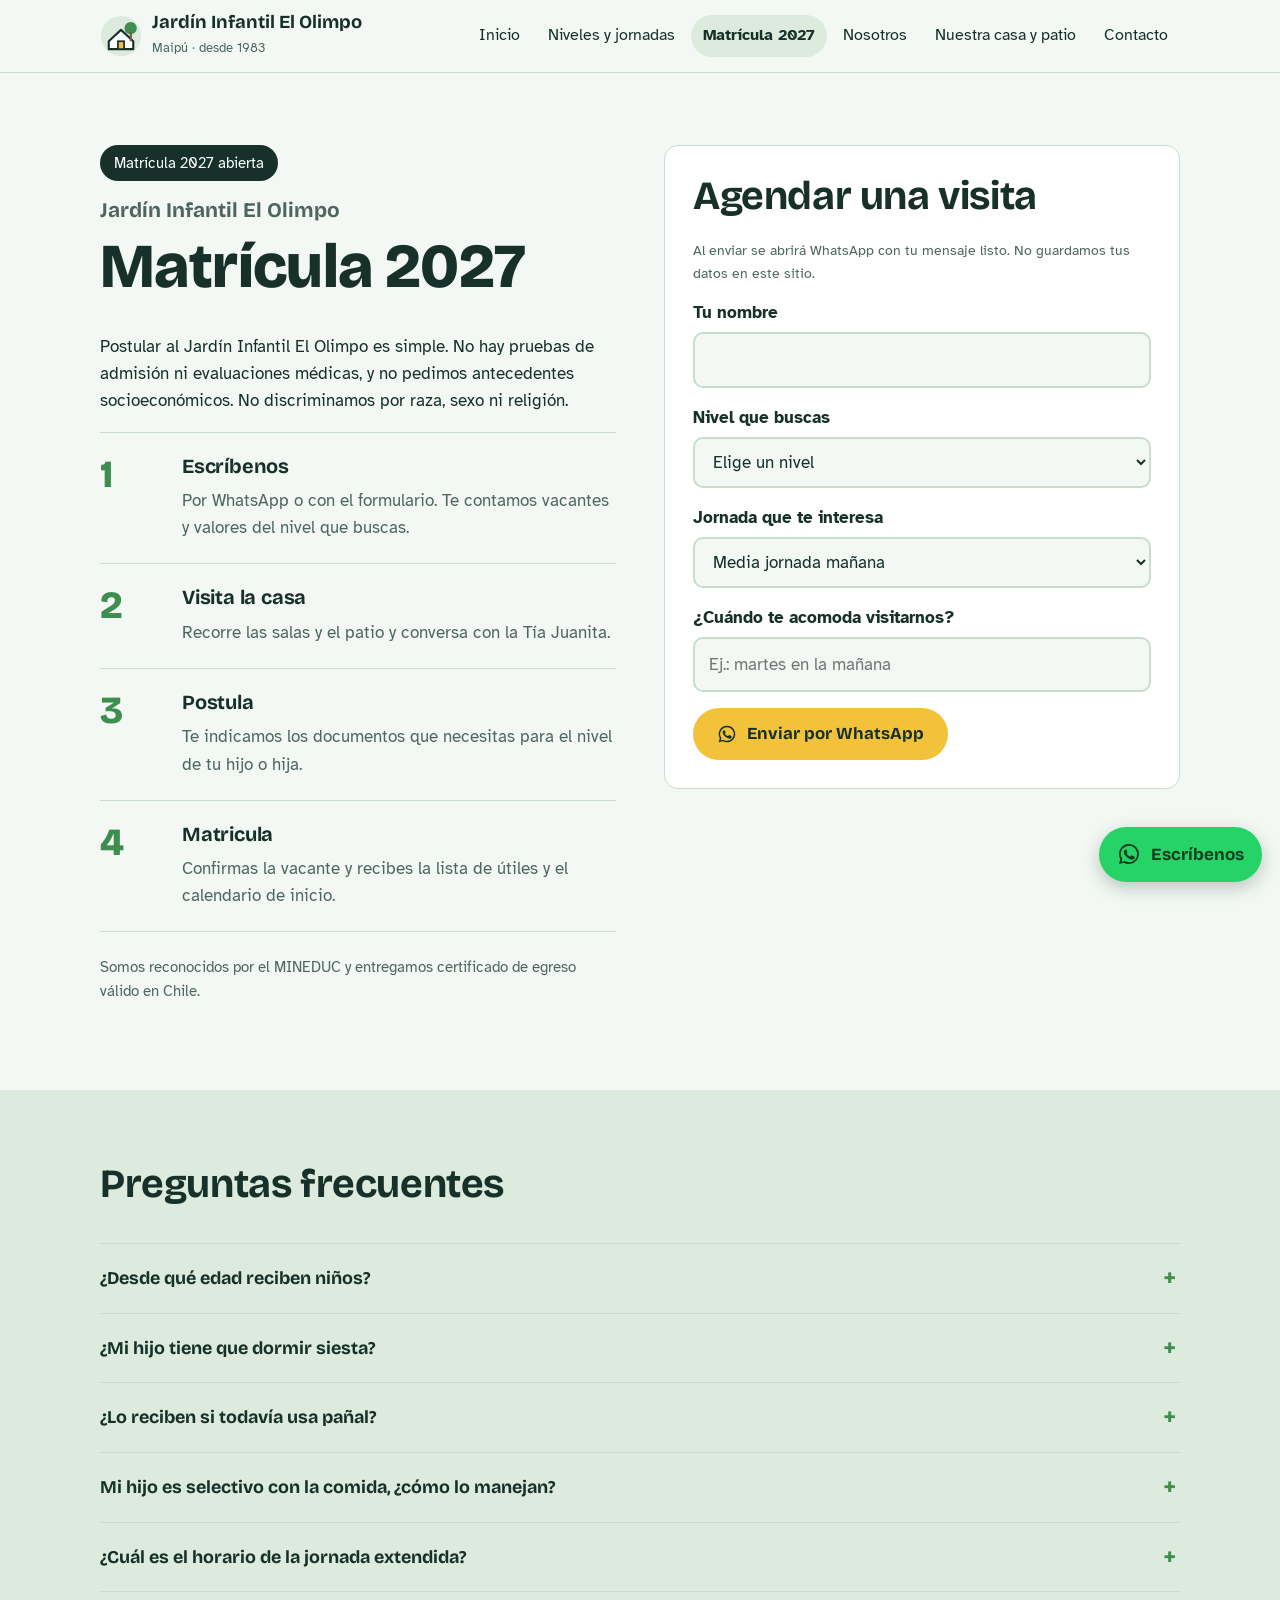
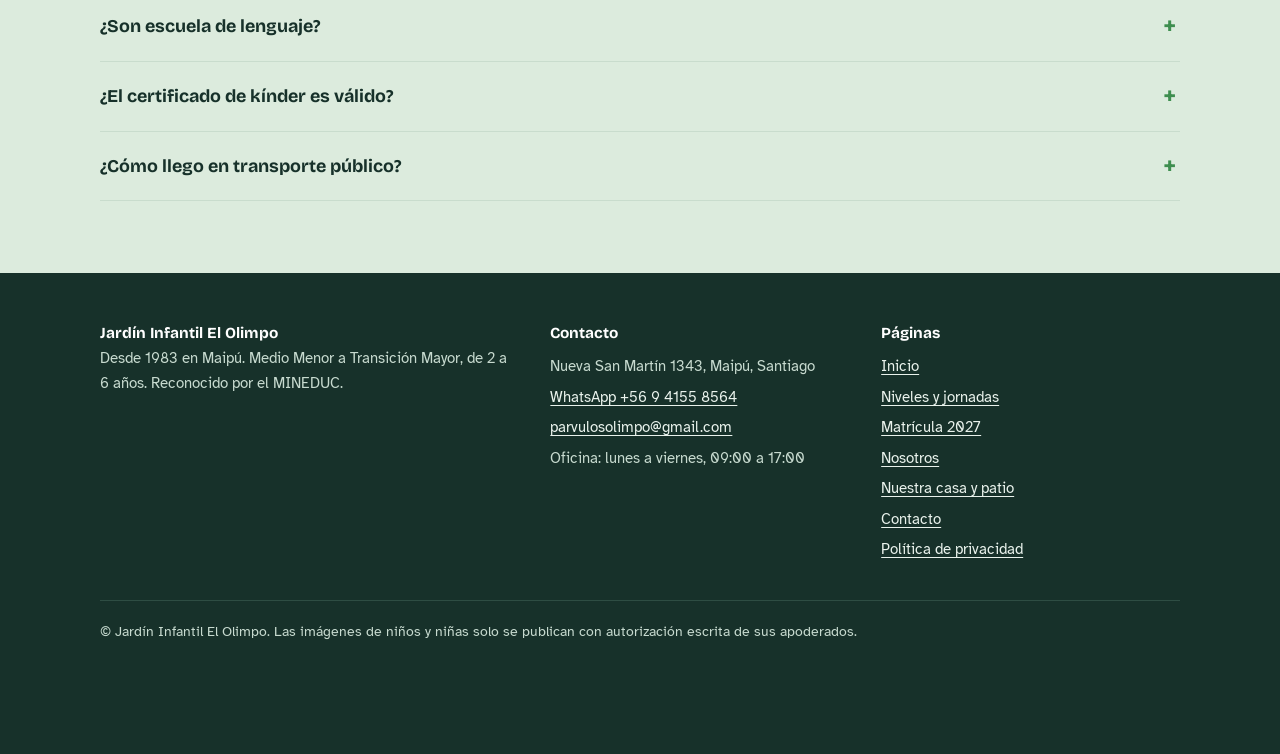
<file: matricula.html>
<!doctype html>
<html lang="es-CL">
<head>
<meta charset="utf-8">
<meta name="robots" content="noindex, nofollow"><!-- QUITAR al publicar en parvulosolimpo.cl -->
<meta name="viewport" content="width=device-width, initial-scale=1">
<title>Matrícula 2027 | Jardín Infantil El Olimpo en Maipú</title>
<meta name="description" content="Matrícula 2027 abierta en el Jardín Infantil El Olimpo, Maipú. Sin pruebas de admisión. Agenda una visita por WhatsApp.">
<link rel="canonical" href="https://parvulosolimpo.cl/matricula.html">
<meta property="og:type" content="website">
<meta property="og:title" content="Matrícula 2027 | Jardín Infantil El Olimpo en Maipú">
<meta property="og:description" content="Matrícula 2027 abierta en el Jardín Infantil El Olimpo, Maipú. Sin pruebas de admisión. Agenda una visita por WhatsApp.">
<meta property="og:url" content="https://parvulosolimpo.cl/matricula.html">
<meta property="og:locale" content="es_CL">
<link rel="icon" href="favicon.svg" type="image/svg+xml">
<link rel="preconnect" href="https://fonts.googleapis.com">
<link rel="preconnect" href="https://fonts.gstatic.com" crossorigin>
<link href="https://fonts.googleapis.com/css2?family=Atkinson+Hyperlegible:ital,wght@0,400;0,700;1,400&family=Bricolage+Grotesque:opsz,wght@12..96,600;12..96,700;12..96,800&display=swap" rel="stylesheet">
<link rel="stylesheet" href="styles.css?v=2">

</head>
<body>
<a class="saltar" href="#contenido">Saltar al contenido</a>
<header class="cabecera">
  <div class="envoltura">
    <a class="marca" href="index.html"><svg viewBox="0 0 48 48" aria-hidden="true"><circle cx="24" cy="24" r="23" fill="#DCEBDD"/><path d="M10 30 24 17l14 13v9H10z" fill="#FFFFFF" stroke="#17312A" stroke-width="2.4" stroke-linejoin="round"/><rect x="20.5" y="30" width="7" height="9" fill="#F2C23A" stroke="#17312A" stroke-width="2"/><circle cx="35" cy="15" r="7" fill="#3E8E4F"/><rect x="34" y="20" width="2.4" height="10" fill="#7A5A3A"/></svg><span><b>Jardín Infantil El Olimpo</b><small>Maipú · desde 1983</small></span></a>
    <button class="boton-menu" aria-expanded="false" aria-controls="menu">Menú</button>
    <nav class="menu" id="menu" aria-label="Principal"><a href="index.html">Inicio</a><a href="niveles.html">Niveles y jornadas</a><a href="matricula.html" aria-current="page">Matrícula 2027</a><a href="nosotros.html">Nosotros</a><a href="casa-y-patio.html">Nuestra casa y patio</a><a href="contacto.html">Contacto</a></nav>
  </div>
</header>
<main id="contenido">

<section class="seccion">
  <div class="envoltura dos-col">
    <div>
      <span class="aviso-matricula">Matrícula 2027 abierta</span>
      <h1><span class="h1-marca">Jardín Infantil El Olimpo</span> Matrícula 2027</h1>
      <p>Postular al Jardín Infantil El Olimpo es simple. No hay pruebas de admisión ni evaluaciones médicas, y no pedimos antecedentes socioeconómicos. No discriminamos por raza, sexo ni religión.</p>
      <ol class="pasos">
        <li><div><h3>Escríbenos</h3><p>Por WhatsApp o con el formulario. Te contamos vacantes y valores del nivel que buscas.</p></div></li>
        <li><div><h3>Visita la casa</h3><p>Recorre las salas y el patio y conversa con la Tía Juanita.</p></div></li>
        <li><div><h3>Postula</h3><p>Te indicamos los documentos que necesitas para el nivel de tu hijo o hija.</p></div></li>
        <li><div><h3>Matricula</h3><p>Confirmas la vacante y recibes la lista de útiles y el calendario de inicio.</p></div></li>
      </ol>
      <p class="pequeno centrado-sm">Somos reconocidos por el MINEDUC y entregamos certificado de egreso válido en Chile.</p>
    </div>
    <div id="visita">
      <form class="formulario" id="form-visita" novalidate>
        <h2>Agendar una visita</h2>
        <p class="ayuda">Al enviar se abrirá WhatsApp con tu mensaje listo. No guardamos tus datos en este sitio.</p>
        <div class="campo"><label for="nombre">Tu nombre</label><input id="nombre" name="nombre" autocomplete="name" required><p class="error">Escribe tu nombre para saber a quién responder.</p></div>
        <div class="campo"><label for="nivel">Nivel que buscas</label>
          <select id="nivel" name="nivel" required>
            <option value="">Elige un nivel</option>
            <option>Medio Menor (2 a 3 años)</option><option>Medio Mayor (3 a 4 años)</option>
            <option>Transición Menor, prekínder (4 a 5 años)</option><option>Transición Mayor, kínder (5 a 6 años)</option>
            <option>No estoy seguro</option>
          </select><p class="error">Elige un nivel, o «No estoy seguro».</p></div>
        <div class="campo"><label for="jornada">Jornada que te interesa</label>
          <select id="jornada" name="jornada">
            <option>Media jornada mañana</option><option>Media jornada tarde</option><option>Jornada extendida</option><option>Aún no lo sé</option>
          </select></div>
        <div class="campo"><label for="cuando">¿Cuándo te acomoda visitarnos?</label><input id="cuando" name="cuando" placeholder="Ej.: martes en la mañana"></div>
        <button class="boton boton-principal" type="submit"><svg viewBox="0 0 24 24" aria-hidden="true" fill="currentColor"><path d="M12 2a10 10 0 0 0-8.6 15.1L2 22l5-1.3A10 10 0 1 0 12 2Zm0 18.2a8.2 8.2 0 0 1-4.2-1.1l-.3-.2-3 .8.8-2.9-.2-.3A8.2 8.2 0 1 1 12 20.2Zm4.5-6.1c-.2-.1-1.5-.7-1.7-.8-.2-.1-.4-.1-.6.1l-.8 1c-.1.2-.3.2-.5.1a6.7 6.7 0 0 1-3.3-2.9c-.3-.4.2-.4.7-1.4.1-.2 0-.3 0-.4l-.8-1.8c-.2-.5-.4-.4-.6-.4h-.5a1 1 0 0 0-.7.3 3 3 0 0 0-.9 2.2 5.2 5.2 0 0 0 1.1 2.8 11.9 11.9 0 0 0 4.6 4c1.7.7 2.4.8 3.2.7a2.8 2.8 0 0 0 1.8-1.3 2.3 2.3 0 0 0 .2-1.3c-.1-.1-.3-.2-.5-.3Z"/></svg> Enviar por WhatsApp</button>
      </form>
    </div>
  </div>
</section>

<section class="seccion seccion-hoja">
  <div class="envoltura">
    <div class="intro"><h2>Preguntas frecuentes</h2></div>
    <div class="preguntas">
      <details><summary>¿Desde qué edad reciben niños?</summary><p>Desde los 2 años, en Medio Menor, hasta los 6, en Transición Mayor (kínder). No tenemos sala cuna.</p></details>
      <details><summary>¿Mi hijo tiene que dormir siesta?</summary><p>No. Nadie está obligado a dormir siesta; respetamos el ritmo de cada niño.</p></details>
      <details><summary>¿Lo reciben si todavía usa pañal?</summary><p>Sí. Acompañamos la transición del pañal y el control de esfínteres junto con la familia.</p></details>
      <details><summary>Mi hijo es selectivo con la comida, ¿cómo lo manejan?</summary><p>Lo conversamos con la familia y nos adaptamos. En jornada extendida cada niño trae su almuerzo de casa y una auxiliar ayuda a quienes todavía no comen solos.</p></details>
      <details><summary>¿Cuál es el horario de la jornada extendida?</summary><p>Escríbenos por WhatsApp y te contamos el horario y los valores vigentes.</p></details>
      <details><summary>¿Son escuela de lenguaje?</summary><p>No. Somos una escuela de párvulos que trabaja las Bases Curriculares de la Educación Parvularia.</p></details>
      <details><summary>¿El certificado de kínder es válido?</summary><p>Sí. Estamos reconocidos por el MINEDUC y el certificado de egreso es válido en todo Chile.</p></details>
      <details><summary>¿Cómo llego en transporte público?</summary><p>Estamos en Nueva San Martín 1343, Maipú, con acceso en buses Red y colectivos locales. <a href="contacto.html">Ver mapa</a>.</p></details>
    </div>
  </div>
</section>

</main>
<footer class="pie">
  <div class="envoltura">
    <div>
      <b>Jardín Infantil El Olimpo</b>
      <p>Desde 1983 en Maipú. Medio Menor a Transición Mayor, de 2 a 6 años. Reconocido por el MINEDUC.</p>
    </div>
    <div>
      <b>Contacto</b>
      <ul>
        <li>Nueva San Martín 1343, Maipú, Santiago</li>
        <li><a href="https://wa.me/56941558564?text=Hola%2C%20quiero%20informaci%C3%B3n%20de%20la%20matr%C3%ADcula%202027%20en%20el%20Jard%C3%ADn%20Infantil%20El%20Olimpo.">WhatsApp +56 9 4155 8564</a></li>
        <li><a href="mailto:parvulosolimpo@gmail.com">parvulosolimpo@gmail.com</a></li>
        <li>Oficina: lunes a viernes, 09:00 a 17:00</li>
      </ul>
    </div>
    <div>
      <b>Páginas</b>
      <ul><li><a href="index.html">Inicio</a></li><li><a href="niveles.html">Niveles y jornadas</a></li><li><a href="matricula.html">Matrícula 2027</a></li><li><a href="nosotros.html">Nosotros</a></li><li><a href="casa-y-patio.html">Nuestra casa y patio</a></li><li><a href="contacto.html">Contacto</a></li><li><a href="privacidad.html">Política de privacidad</a></li></ul>
    </div>
    <p class="legal">© Jardín Infantil El Olimpo. Las imágenes de niños y niñas solo se publican con autorización escrita de sus apoderados.</p>
  </div>
</footer>
<a class="wsp-flotante" href="https://wa.me/56941558564?text=Hola%2C%20quiero%20informaci%C3%B3n%20de%20la%20matr%C3%ADcula%202027%20en%20el%20Jard%C3%ADn%20Infantil%20El%20Olimpo." aria-label="Escríbenos por WhatsApp"><svg viewBox="0 0 24 24" aria-hidden="true" fill="currentColor"><path d="M12 2a10 10 0 0 0-8.6 15.1L2 22l5-1.3A10 10 0 1 0 12 2Zm0 18.2a8.2 8.2 0 0 1-4.2-1.1l-.3-.2-3 .8.8-2.9-.2-.3A8.2 8.2 0 1 1 12 20.2Zm4.5-6.1c-.2-.1-1.5-.7-1.7-.8-.2-.1-.4-.1-.6.1l-.8 1c-.1.2-.3.2-.5.1a6.7 6.7 0 0 1-3.3-2.9c-.3-.4.2-.4.7-1.4.1-.2 0-.3 0-.4l-.8-1.8c-.2-.5-.4-.4-.6-.4h-.5a1 1 0 0 0-.7.3 3 3 0 0 0-.9 2.2 5.2 5.2 0 0 0 1.1 2.8 11.9 11.9 0 0 0 4.6 4c1.7.7 2.4.8 3.2.7a2.8 2.8 0 0 0 1.8-1.3 2.3 2.3 0 0 0 .2-1.3c-.1-.1-.3-.2-.5-.3Z"/></svg><span>Escríbenos</span></a>
<script src="script.js"></script>
</body>
</html>
</file>
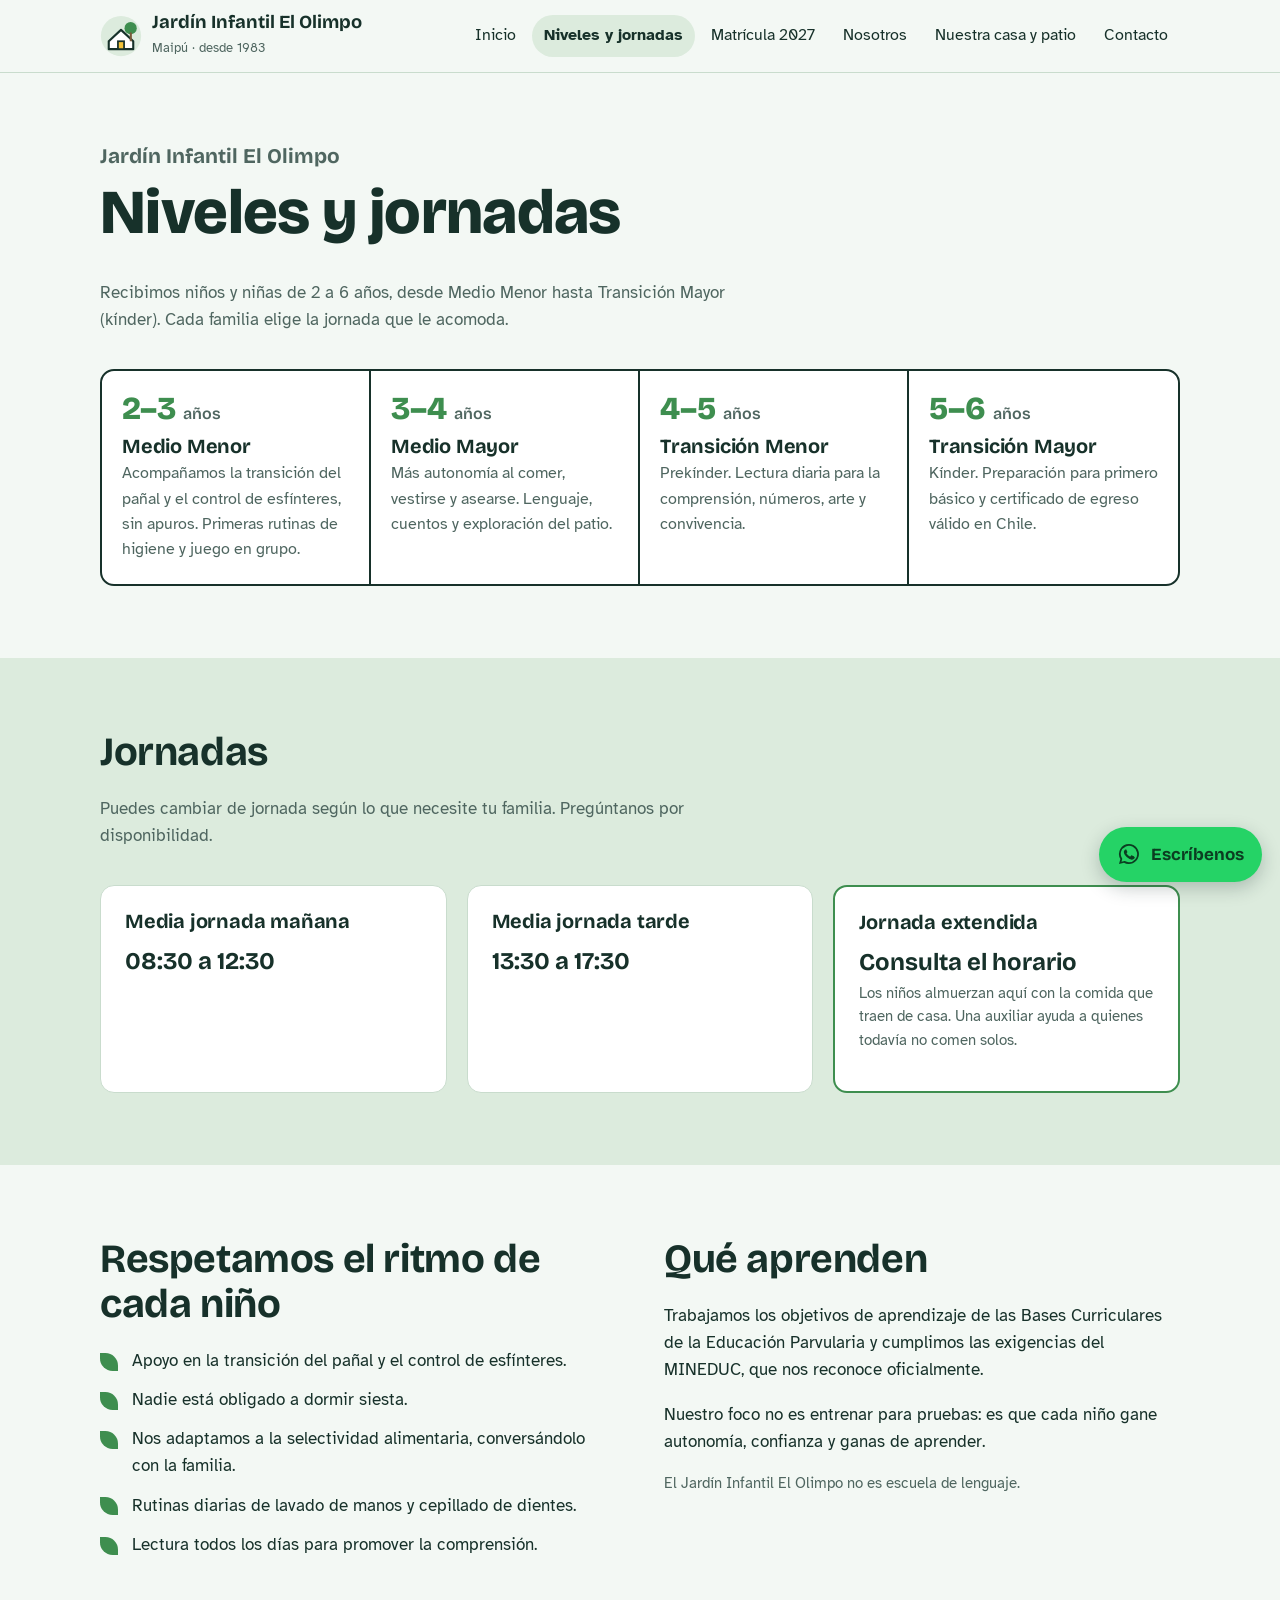
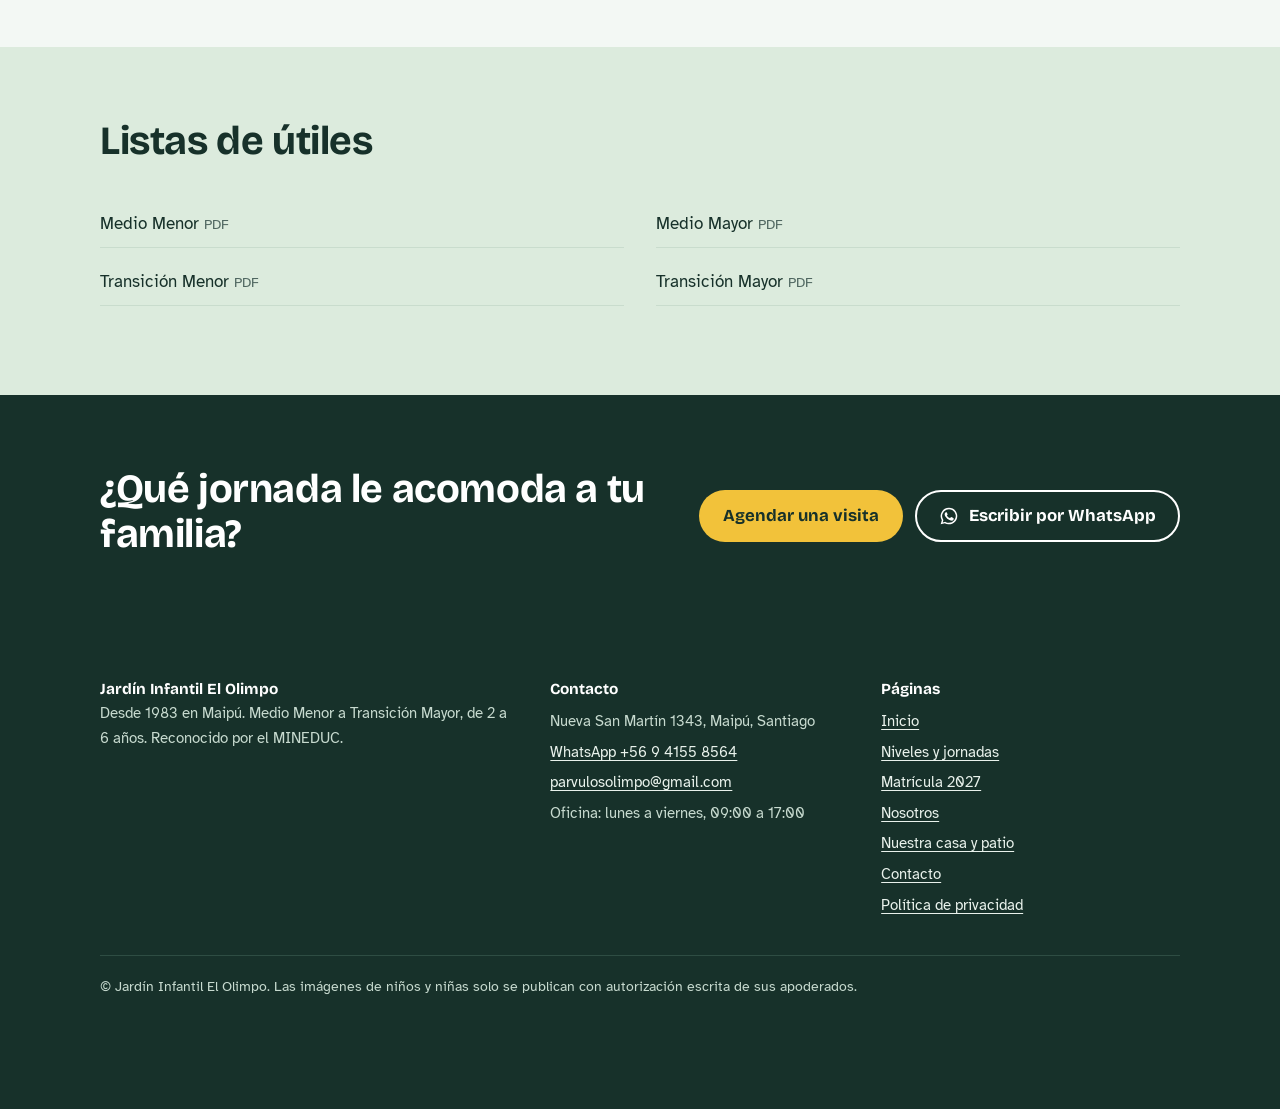
<file: niveles.html>
<!doctype html>
<html lang="es-CL">
<head>
<meta charset="utf-8">
<meta name="robots" content="noindex, nofollow"><!-- QUITAR al publicar en parvulosolimpo.cl -->
<meta name="viewport" content="width=device-width, initial-scale=1">
<title>Niveles: prekínder y kínder en Maipú | Jardín Infantil El Olimpo</title>
<meta name="description" content="Medio Menor, Medio Mayor, prekínder y kínder en Maipú. Media jornada mañana o tarde y jornada extendida con almuerzo. Apoyo para dejar el pañal.">
<link rel="canonical" href="https://parvulosolimpo.cl/niveles.html">
<meta property="og:type" content="website">
<meta property="og:title" content="Niveles: prekínder y kínder en Maipú | Jardín Infantil El Olimpo">
<meta property="og:description" content="Medio Menor, Medio Mayor, prekínder y kínder en Maipú. Media jornada mañana o tarde y jornada extendida con almuerzo. Apoyo para dejar el pañal.">
<meta property="og:url" content="https://parvulosolimpo.cl/niveles.html">
<meta property="og:locale" content="es_CL">
<link rel="icon" href="favicon.svg" type="image/svg+xml">
<link rel="preconnect" href="https://fonts.googleapis.com">
<link rel="preconnect" href="https://fonts.gstatic.com" crossorigin>
<link href="https://fonts.googleapis.com/css2?family=Atkinson+Hyperlegible:ital,wght@0,400;0,700;1,400&family=Bricolage+Grotesque:opsz,wght@12..96,600;12..96,700;12..96,800&display=swap" rel="stylesheet">
<link rel="stylesheet" href="styles.css?v=2">

</head>
<body>
<a class="saltar" href="#contenido">Saltar al contenido</a>
<header class="cabecera">
  <div class="envoltura">
    <a class="marca" href="index.html"><svg viewBox="0 0 48 48" aria-hidden="true"><circle cx="24" cy="24" r="23" fill="#DCEBDD"/><path d="M10 30 24 17l14 13v9H10z" fill="#FFFFFF" stroke="#17312A" stroke-width="2.4" stroke-linejoin="round"/><rect x="20.5" y="30" width="7" height="9" fill="#F2C23A" stroke="#17312A" stroke-width="2"/><circle cx="35" cy="15" r="7" fill="#3E8E4F"/><rect x="34" y="20" width="2.4" height="10" fill="#7A5A3A"/></svg><span><b>Jardín Infantil El Olimpo</b><small>Maipú · desde 1983</small></span></a>
    <button class="boton-menu" aria-expanded="false" aria-controls="menu">Menú</button>
    <nav class="menu" id="menu" aria-label="Principal"><a href="index.html">Inicio</a><a href="niveles.html" aria-current="page">Niveles y jornadas</a><a href="matricula.html">Matrícula 2027</a><a href="nosotros.html">Nosotros</a><a href="casa-y-patio.html">Nuestra casa y patio</a><a href="contacto.html">Contacto</a></nav>
  </div>
</header>
<main id="contenido">

<section class="seccion">
  <div class="envoltura">
    <div class="intro">
      <h1><span class="h1-marca">Jardín Infantil El Olimpo</span> Niveles y jornadas</h1>
      <p>Recibimos niños y niñas de 2 a 6 años, desde Medio Menor hasta Transición Mayor (kínder). Cada familia elige la jornada que le acomoda.</p>
    </div>
    <div class="niveles">
      <div class="nivel"><div class="edad">2–3 <span>años</span></div><h3>Medio Menor</h3><p>Acompañamos la transición del pañal y el control de esfínteres, sin apuros. Primeras rutinas de higiene y juego en grupo.</p></div>
      <div class="nivel"><div class="edad">3–4 <span>años</span></div><h3>Medio Mayor</h3><p>Más autonomía al comer, vestirse y asearse. Lenguaje, cuentos y exploración del patio.</p></div>
      <div class="nivel"><div class="edad">4–5 <span>años</span></div><h3>Transición Menor</h3><p>Prekínder. Lectura diaria para la comprensión, números, arte y convivencia.</p></div>
      <div class="nivel"><div class="edad">5–6 <span>años</span></div><h3>Transición Mayor</h3><p>Kínder. Preparación para primero básico y certificado de egreso válido en Chile.</p></div>
    </div>
  </div>
</section>

<section class="seccion seccion-hoja">
  <div class="envoltura">
    <div class="intro"><h2>Jornadas</h2><p>Puedes cambiar de jornada según lo que necesite tu familia. Pregúntanos por disponibilidad.</p></div>
    <div class="jornadas">
      <div class="jornada"><h3>Media jornada mañana</h3><div class="hora">08:30 a 12:30</div></div>
      <div class="jornada"><h3>Media jornada tarde</h3><div class="hora">13:30 a 17:30</div></div>
      <div class="jornada destacada"><h3>Jornada extendida</h3><div class="hora">Consulta el horario</div><p class="pequeno">Los niños almuerzan aquí con la comida que traen de casa. Una auxiliar ayuda a quienes todavía no comen solos.</p></div>
    </div>
  </div>
</section>

<section class="seccion">
  <div class="envoltura dos-col">
    <div>
      <h2>Respetamos el ritmo de cada niño</h2>
      <ul class="lista-hoja">
        <li>Apoyo en la transición del pañal y el control de esfínteres.</li>
        <li>Nadie está obligado a dormir siesta.</li>
        <li>Nos adaptamos a la selectividad alimentaria, conversándolo con la familia.</li>
        <li>Rutinas diarias de lavado de manos y cepillado de dientes.</li>
        <li>Lectura todos los días para promover la comprensión.</li>
      </ul>
    </div>
    <div>
      <h2>Qué aprenden</h2>
      <p>Trabajamos los objetivos de aprendizaje de las Bases Curriculares de la Educación Parvularia y cumplimos las exigencias del MINEDUC, que nos reconoce oficialmente.</p>
      <p>Nuestro foco no es entrenar para pruebas: es que cada niño gane autonomía, confianza y ganas de aprender.</p>
      <p class="pequeno">El Jardín Infantil El Olimpo no es escuela de lenguaje.</p>
    </div>
  </div>
</section>

<section class="seccion seccion-hoja">
  <div class="envoltura">
    <div class="intro"><h2>Listas de útiles</h2></div>
    <ul class="documentos">
      <li><a href="https://parvulosolimpo.cl/documentos/Medio-Menor.pdf">Medio Menor <small>PDF</small></a></li>
      <li><a href="https://parvulosolimpo.cl/documentos/MedioMayor.pdf">Medio Mayor <small>PDF</small></a></li>
      <li><a href="https://parvulosolimpo.cl/documentos/Transicion-Menor.pdf">Transición Menor <small>PDF</small></a></li>
      <li><a href="https://parvulosolimpo.cl/documentos/TransicionMayor.pdf">Transición Mayor <small>PDF</small></a></li>
    </ul>
  </div>
</section>
<section class="seccion seccion-pino llamado">
  <div class="envoltura">
    <h2>¿Qué jornada le acomoda a tu familia?</h2>
    <div class="acciones">
      <a class="boton boton-principal" href="matricula.html#visita">Agendar una visita</a>
      <a class="boton boton-secundario" style="border-color:#fff;color:#fff" href="https://wa.me/56941558564?text=Hola%2C%20quiero%20informaci%C3%B3n%20de%20la%20matr%C3%ADcula%202027%20en%20el%20Jard%C3%ADn%20Infantil%20El%20Olimpo."><svg viewBox="0 0 24 24" aria-hidden="true" fill="currentColor"><path d="M12 2a10 10 0 0 0-8.6 15.1L2 22l5-1.3A10 10 0 1 0 12 2Zm0 18.2a8.2 8.2 0 0 1-4.2-1.1l-.3-.2-3 .8.8-2.9-.2-.3A8.2 8.2 0 1 1 12 20.2Zm4.5-6.1c-.2-.1-1.5-.7-1.7-.8-.2-.1-.4-.1-.6.1l-.8 1c-.1.2-.3.2-.5.1a6.7 6.7 0 0 1-3.3-2.9c-.3-.4.2-.4.7-1.4.1-.2 0-.3 0-.4l-.8-1.8c-.2-.5-.4-.4-.6-.4h-.5a1 1 0 0 0-.7.3 3 3 0 0 0-.9 2.2 5.2 5.2 0 0 0 1.1 2.8 11.9 11.9 0 0 0 4.6 4c1.7.7 2.4.8 3.2.7a2.8 2.8 0 0 0 1.8-1.3 2.3 2.3 0 0 0 .2-1.3c-.1-.1-.3-.2-.5-.3Z"/></svg> Escribir por WhatsApp</a>
    </div>
  </div>
</section>

</main>
<footer class="pie">
  <div class="envoltura">
    <div>
      <b>Jardín Infantil El Olimpo</b>
      <p>Desde 1983 en Maipú. Medio Menor a Transición Mayor, de 2 a 6 años. Reconocido por el MINEDUC.</p>
    </div>
    <div>
      <b>Contacto</b>
      <ul>
        <li>Nueva San Martín 1343, Maipú, Santiago</li>
        <li><a href="https://wa.me/56941558564?text=Hola%2C%20quiero%20informaci%C3%B3n%20de%20la%20matr%C3%ADcula%202027%20en%20el%20Jard%C3%ADn%20Infantil%20El%20Olimpo.">WhatsApp +56 9 4155 8564</a></li>
        <li><a href="mailto:parvulosolimpo@gmail.com">parvulosolimpo@gmail.com</a></li>
        <li>Oficina: lunes a viernes, 09:00 a 17:00</li>
      </ul>
    </div>
    <div>
      <b>Páginas</b>
      <ul><li><a href="index.html">Inicio</a></li><li><a href="niveles.html">Niveles y jornadas</a></li><li><a href="matricula.html">Matrícula 2027</a></li><li><a href="nosotros.html">Nosotros</a></li><li><a href="casa-y-patio.html">Nuestra casa y patio</a></li><li><a href="contacto.html">Contacto</a></li><li><a href="privacidad.html">Política de privacidad</a></li></ul>
    </div>
    <p class="legal">© Jardín Infantil El Olimpo. Las imágenes de niños y niñas solo se publican con autorización escrita de sus apoderados.</p>
  </div>
</footer>
<a class="wsp-flotante" href="https://wa.me/56941558564?text=Hola%2C%20quiero%20informaci%C3%B3n%20de%20la%20matr%C3%ADcula%202027%20en%20el%20Jard%C3%ADn%20Infantil%20El%20Olimpo." aria-label="Escríbenos por WhatsApp"><svg viewBox="0 0 24 24" aria-hidden="true" fill="currentColor"><path d="M12 2a10 10 0 0 0-8.6 15.1L2 22l5-1.3A10 10 0 1 0 12 2Zm0 18.2a8.2 8.2 0 0 1-4.2-1.1l-.3-.2-3 .8.8-2.9-.2-.3A8.2 8.2 0 1 1 12 20.2Zm4.5-6.1c-.2-.1-1.5-.7-1.7-.8-.2-.1-.4-.1-.6.1l-.8 1c-.1.2-.3.2-.5.1a6.7 6.7 0 0 1-3.3-2.9c-.3-.4.2-.4.7-1.4.1-.2 0-.3 0-.4l-.8-1.8c-.2-.5-.4-.4-.6-.4h-.5a1 1 0 0 0-.7.3 3 3 0 0 0-.9 2.2 5.2 5.2 0 0 0 1.1 2.8 11.9 11.9 0 0 0 4.6 4c1.7.7 2.4.8 3.2.7a2.8 2.8 0 0 0 1.8-1.3 2.3 2.3 0 0 0 .2-1.3c-.1-.1-.3-.2-.5-.3Z"/></svg><span>Escríbenos</span></a>
<script src="script.js"></script>
</body>
</html>
</file>
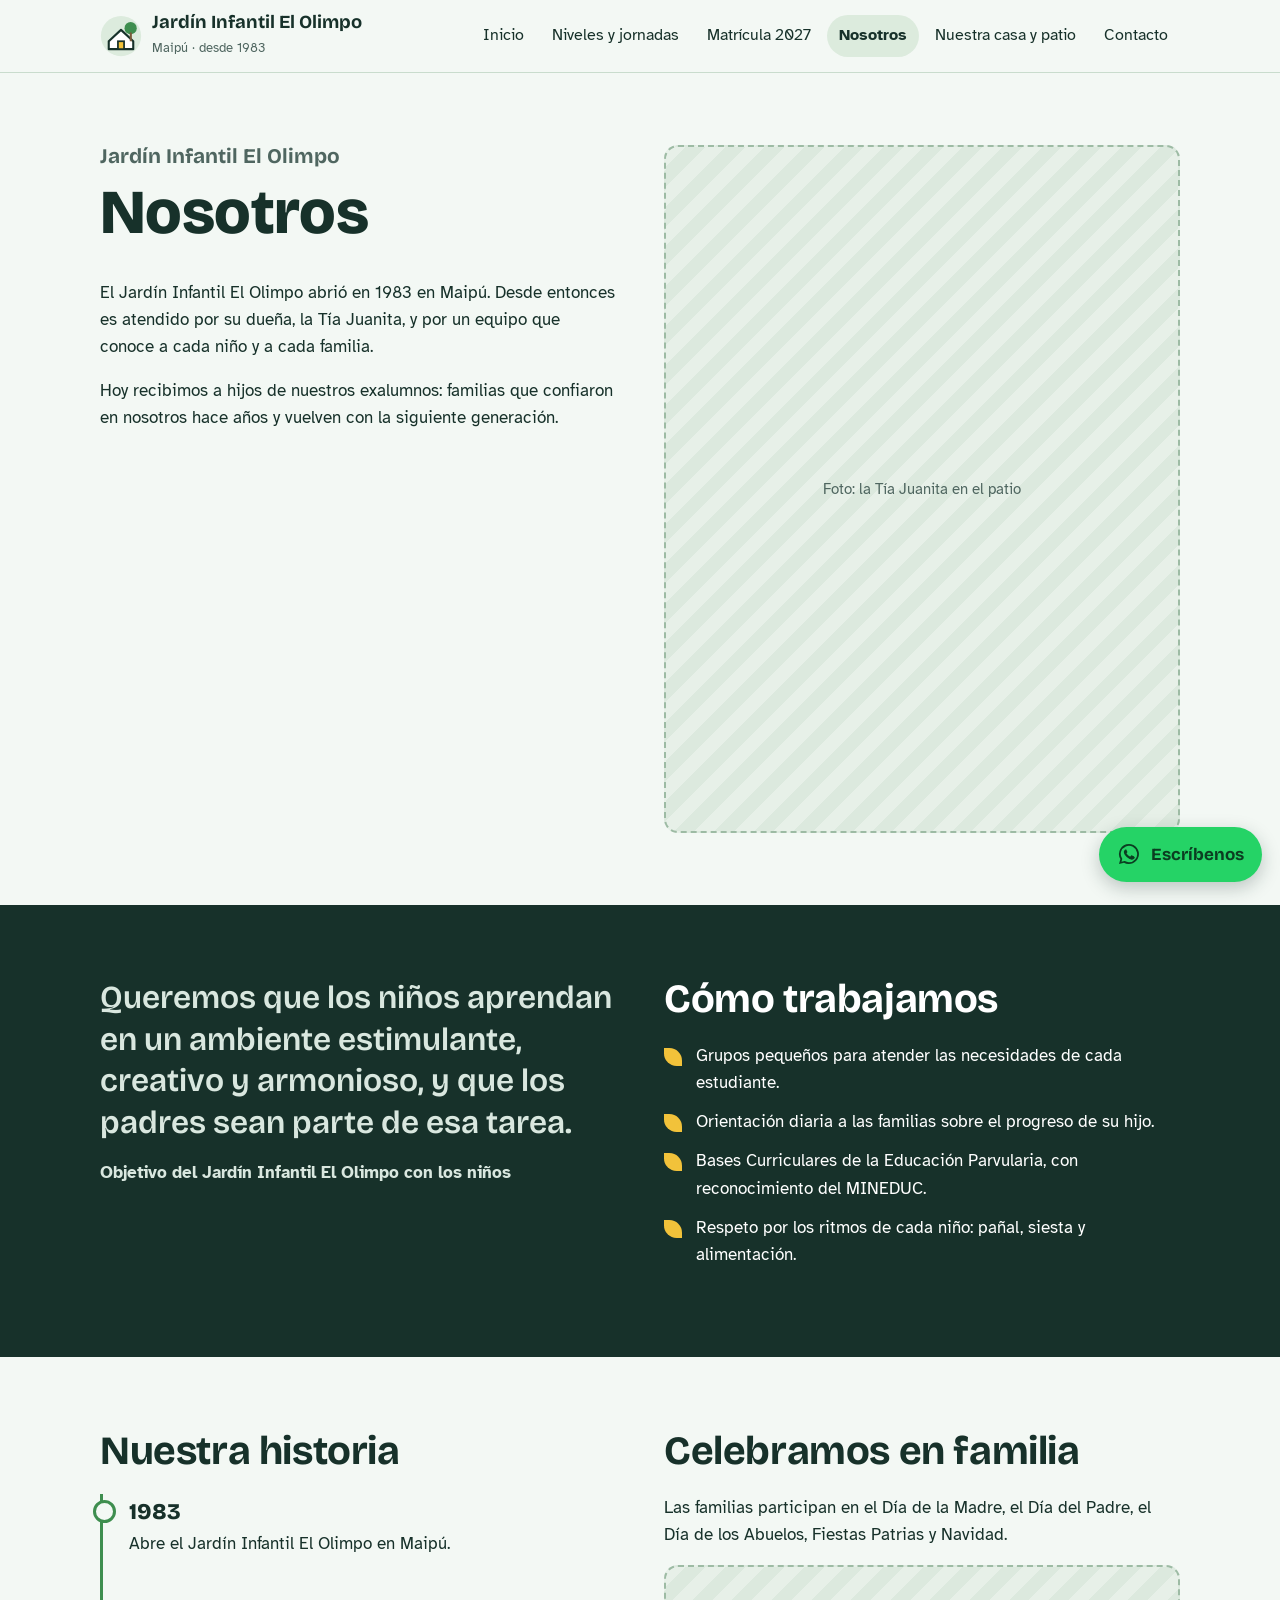
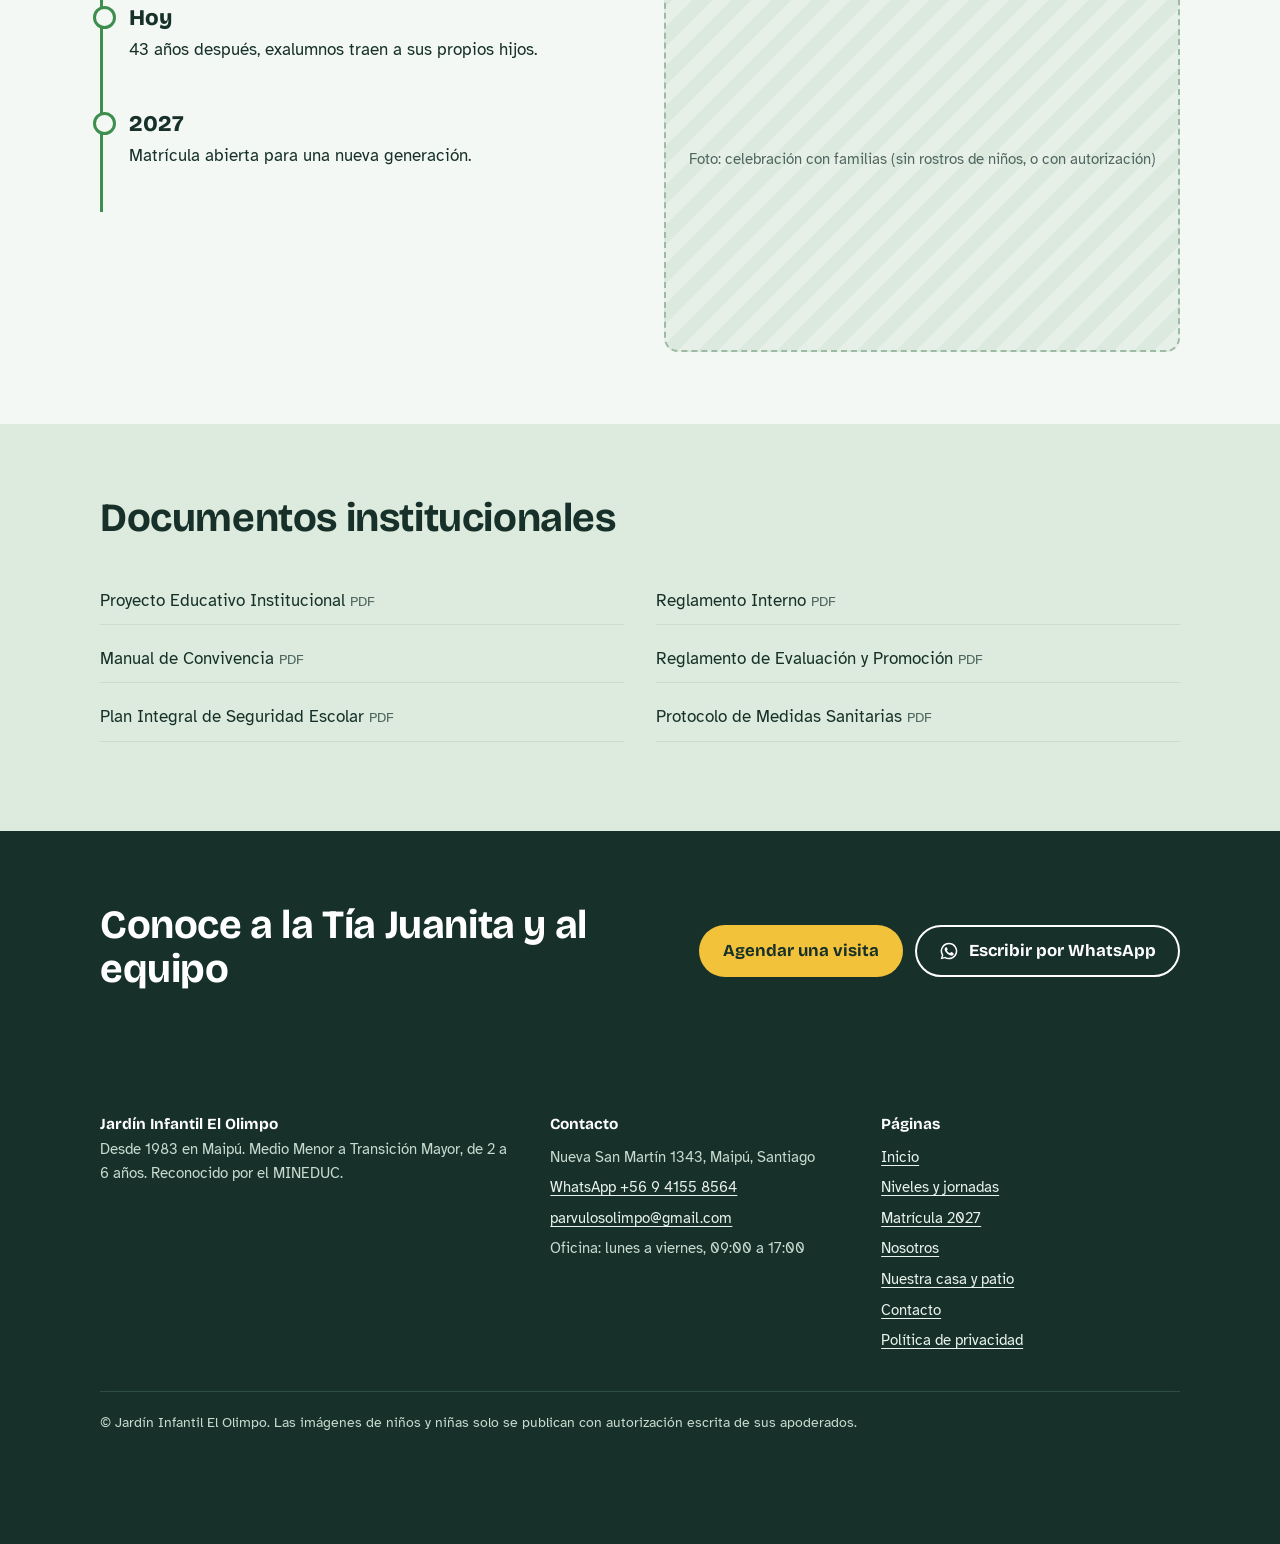
<file: nosotros.html>
<!doctype html>
<html lang="es-CL">
<head>
<meta charset="utf-8">
<meta name="robots" content="noindex, nofollow"><!-- QUITAR al publicar en parvulosolimpo.cl -->
<meta name="viewport" content="width=device-width, initial-scale=1">
<title>Nosotros | Jardín Infantil El Olimpo, 43 años en Maipú</title>
<meta name="description" content="Desde 1983 en Maipú, atendido por su dueña, la Tía Juanita. Exalumnos que hoy traen a sus hijos. Reconocido por el MINEDUC.">
<link rel="canonical" href="https://parvulosolimpo.cl/nosotros.html">
<meta property="og:type" content="website">
<meta property="og:title" content="Nosotros | Jardín Infantil El Olimpo, 43 años en Maipú">
<meta property="og:description" content="Desde 1983 en Maipú, atendido por su dueña, la Tía Juanita. Exalumnos que hoy traen a sus hijos. Reconocido por el MINEDUC.">
<meta property="og:url" content="https://parvulosolimpo.cl/nosotros.html">
<meta property="og:locale" content="es_CL">
<link rel="icon" href="favicon.svg" type="image/svg+xml">
<link rel="preconnect" href="https://fonts.googleapis.com">
<link rel="preconnect" href="https://fonts.gstatic.com" crossorigin>
<link href="https://fonts.googleapis.com/css2?family=Atkinson+Hyperlegible:ital,wght@0,400;0,700;1,400&family=Bricolage+Grotesque:opsz,wght@12..96,600;12..96,700;12..96,800&display=swap" rel="stylesheet">
<link rel="stylesheet" href="styles.css?v=2">

</head>
<body>
<a class="saltar" href="#contenido">Saltar al contenido</a>
<header class="cabecera">
  <div class="envoltura">
    <a class="marca" href="index.html"><svg viewBox="0 0 48 48" aria-hidden="true"><circle cx="24" cy="24" r="23" fill="#DCEBDD"/><path d="M10 30 24 17l14 13v9H10z" fill="#FFFFFF" stroke="#17312A" stroke-width="2.4" stroke-linejoin="round"/><rect x="20.5" y="30" width="7" height="9" fill="#F2C23A" stroke="#17312A" stroke-width="2"/><circle cx="35" cy="15" r="7" fill="#3E8E4F"/><rect x="34" y="20" width="2.4" height="10" fill="#7A5A3A"/></svg><span><b>Jardín Infantil El Olimpo</b><small>Maipú · desde 1983</small></span></a>
    <button class="boton-menu" aria-expanded="false" aria-controls="menu">Menú</button>
    <nav class="menu" id="menu" aria-label="Principal"><a href="index.html">Inicio</a><a href="niveles.html">Niveles y jornadas</a><a href="matricula.html">Matrícula 2027</a><a href="nosotros.html" aria-current="page">Nosotros</a><a href="casa-y-patio.html">Nuestra casa y patio</a><a href="contacto.html">Contacto</a></nav>
  </div>
</header>
<main id="contenido">

<section class="seccion">
  <div class="envoltura dos-col">
    <div>
      <h1><span class="h1-marca">Jardín Infantil El Olimpo</span> Nosotros</h1>
      <p>El Jardín Infantil El Olimpo abrió en 1983 en Maipú. Desde entonces es atendido por su dueña, la Tía Juanita, y por un equipo que conoce a cada niño y a cada familia.</p>
      <p>Hoy recibimos a hijos de nuestros exalumnos: familias que confiaron en nosotros hace años y vuelven con la siguiente generación.</p>
    </div>
    <div class="foto alta">Foto: la Tía Juanita en el patio</div>
  </div>
</section>

<section class="seccion seccion-pino">
  <div class="envoltura dos-col">
    <div>
      <p class="cita">Queremos que los niños aprendan en un ambiente estimulante, creativo y armonioso, y que los padres sean parte de esa tarea.</p>
      <p class="firma">Objetivo del Jardín Infantil El Olimpo con los niños</p>
    </div>
    <div>
      <h2>Cómo trabajamos</h2>
      <ul class="lista-hoja">
        <li>Grupos pequeños para atender las necesidades de cada estudiante.</li>
        <li>Orientación diaria a las familias sobre el progreso de su hijo.</li>
        <li>Bases Curriculares de la Educación Parvularia, con reconocimiento del MINEDUC.</li>
        <li>Respeto por los ritmos de cada niño: pañal, siesta y alimentación.</li>
      </ul>
    </div>
  </div>
</section>

<section class="seccion">
  <div class="envoltura dos-col">
    <div>
      <h2>Nuestra historia</h2>
      <ul class="historia">
        <li><div class="anio">1983</div><p>Abre el Jardín Infantil El Olimpo en Maipú.</p></li>
        <li><div class="anio">Hoy</div><p>43 años después, exalumnos traen a sus propios hijos.</p></li>
        <li><div class="anio">2027</div><p>Matrícula abierta para una nueva generación.</p></li>
      </ul>
    </div>
    <div>
      <h2>Celebramos en familia</h2>
      <p>Las familias participan en el Día de la Madre, el Día del Padre, el Día de los Abuelos, Fiestas Patrias y Navidad.</p>
      <div class="foto">Foto: celebración con familias (sin rostros de niños, o con autorización)</div>
    </div>
  </div>
</section>

<section class="seccion seccion-hoja">
  <div class="envoltura">
    <div class="intro"><h2>Documentos institucionales</h2></div>
    <ul class="documentos">
      <li><a href="https://parvulosolimpo.cl/documentos/Proyecto-Educativo-Institucional.pdf">Proyecto Educativo Institucional <small>PDF</small></a></li>
      <li><a href="https://parvulosolimpo.cl/documentos/Reglamento-Interno-Esc-de-Parvulos-El-Olimpo.pdf">Reglamento Interno <small>PDF</small></a></li>
      <li><a href="https://parvulosolimpo.cl/documentos/Reglamento-de-Convivencia-Escolar.pdf">Manual de Convivencia <small>PDF</small></a></li>
      <li><a href="https://parvulosolimpo.cl/documentos/Reglamento-Evaluación-y-promoción.pdf">Reglamento de Evaluación y Promoción <small>PDF</small></a></li>
      <li><a href="https://parvulosolimpo.cl/documentos/Plan-Integral-de-Seguridad-Escolar.pdf">Plan Integral de Seguridad Escolar <small>PDF</small></a></li>
      <li><a href="https://parvulosolimpo.cl/documentos/ProtocoloMedidasSanitarias.pdf">Protocolo de Medidas Sanitarias <small>PDF</small></a></li>
    </ul>
  </div>
</section>
<section class="seccion seccion-pino llamado">
  <div class="envoltura">
    <h2>Conoce a la Tía Juanita y al equipo</h2>
    <div class="acciones">
      <a class="boton boton-principal" href="matricula.html#visita">Agendar una visita</a>
      <a class="boton boton-secundario" style="border-color:#fff;color:#fff" href="https://wa.me/56941558564?text=Hola%2C%20quiero%20informaci%C3%B3n%20de%20la%20matr%C3%ADcula%202027%20en%20el%20Jard%C3%ADn%20Infantil%20El%20Olimpo."><svg viewBox="0 0 24 24" aria-hidden="true" fill="currentColor"><path d="M12 2a10 10 0 0 0-8.6 15.1L2 22l5-1.3A10 10 0 1 0 12 2Zm0 18.2a8.2 8.2 0 0 1-4.2-1.1l-.3-.2-3 .8.8-2.9-.2-.3A8.2 8.2 0 1 1 12 20.2Zm4.5-6.1c-.2-.1-1.5-.7-1.7-.8-.2-.1-.4-.1-.6.1l-.8 1c-.1.2-.3.2-.5.1a6.7 6.7 0 0 1-3.3-2.9c-.3-.4.2-.4.7-1.4.1-.2 0-.3 0-.4l-.8-1.8c-.2-.5-.4-.4-.6-.4h-.5a1 1 0 0 0-.7.3 3 3 0 0 0-.9 2.2 5.2 5.2 0 0 0 1.1 2.8 11.9 11.9 0 0 0 4.6 4c1.7.7 2.4.8 3.2.7a2.8 2.8 0 0 0 1.8-1.3 2.3 2.3 0 0 0 .2-1.3c-.1-.1-.3-.2-.5-.3Z"/></svg> Escribir por WhatsApp</a>
    </div>
  </div>
</section>

</main>
<footer class="pie">
  <div class="envoltura">
    <div>
      <b>Jardín Infantil El Olimpo</b>
      <p>Desde 1983 en Maipú. Medio Menor a Transición Mayor, de 2 a 6 años. Reconocido por el MINEDUC.</p>
    </div>
    <div>
      <b>Contacto</b>
      <ul>
        <li>Nueva San Martín 1343, Maipú, Santiago</li>
        <li><a href="https://wa.me/56941558564?text=Hola%2C%20quiero%20informaci%C3%B3n%20de%20la%20matr%C3%ADcula%202027%20en%20el%20Jard%C3%ADn%20Infantil%20El%20Olimpo.">WhatsApp +56 9 4155 8564</a></li>
        <li><a href="mailto:parvulosolimpo@gmail.com">parvulosolimpo@gmail.com</a></li>
        <li>Oficina: lunes a viernes, 09:00 a 17:00</li>
      </ul>
    </div>
    <div>
      <b>Páginas</b>
      <ul><li><a href="index.html">Inicio</a></li><li><a href="niveles.html">Niveles y jornadas</a></li><li><a href="matricula.html">Matrícula 2027</a></li><li><a href="nosotros.html">Nosotros</a></li><li><a href="casa-y-patio.html">Nuestra casa y patio</a></li><li><a href="contacto.html">Contacto</a></li><li><a href="privacidad.html">Política de privacidad</a></li></ul>
    </div>
    <p class="legal">© Jardín Infantil El Olimpo. Las imágenes de niños y niñas solo se publican con autorización escrita de sus apoderados.</p>
  </div>
</footer>
<a class="wsp-flotante" href="https://wa.me/56941558564?text=Hola%2C%20quiero%20informaci%C3%B3n%20de%20la%20matr%C3%ADcula%202027%20en%20el%20Jard%C3%ADn%20Infantil%20El%20Olimpo." aria-label="Escríbenos por WhatsApp"><svg viewBox="0 0 24 24" aria-hidden="true" fill="currentColor"><path d="M12 2a10 10 0 0 0-8.6 15.1L2 22l5-1.3A10 10 0 1 0 12 2Zm0 18.2a8.2 8.2 0 0 1-4.2-1.1l-.3-.2-3 .8.8-2.9-.2-.3A8.2 8.2 0 1 1 12 20.2Zm4.5-6.1c-.2-.1-1.5-.7-1.7-.8-.2-.1-.4-.1-.6.1l-.8 1c-.1.2-.3.2-.5.1a6.7 6.7 0 0 1-3.3-2.9c-.3-.4.2-.4.7-1.4.1-.2 0-.3 0-.4l-.8-1.8c-.2-.5-.4-.4-.6-.4h-.5a1 1 0 0 0-.7.3 3 3 0 0 0-.9 2.2 5.2 5.2 0 0 0 1.1 2.8 11.9 11.9 0 0 0 4.6 4c1.7.7 2.4.8 3.2.7a2.8 2.8 0 0 0 1.8-1.3 2.3 2.3 0 0 0 .2-1.3c-.1-.1-.3-.2-.5-.3Z"/></svg><span>Escríbenos</span></a>
<script src="script.js"></script>
</body>
</html>
</file>
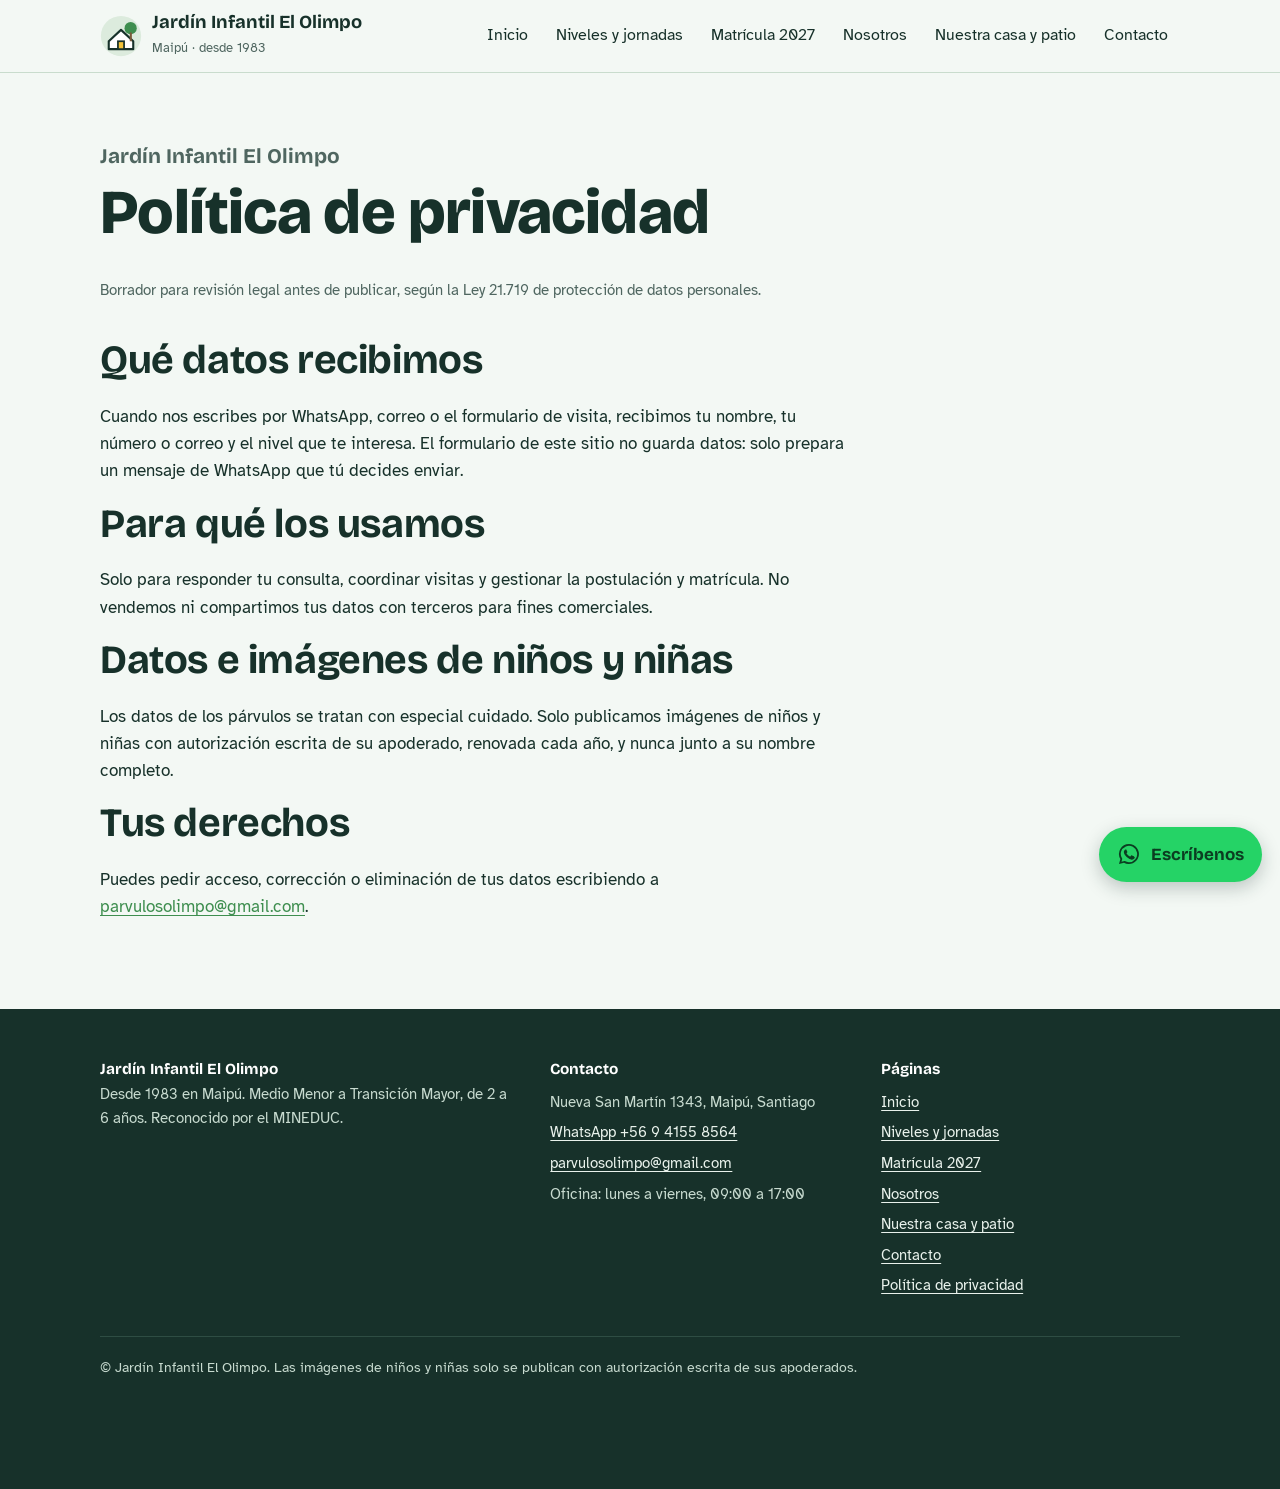
<file: privacidad.html>
<!doctype html>
<html lang="es-CL">
<head>
<meta charset="utf-8">
<meta name="robots" content="noindex, nofollow"><!-- QUITAR al publicar en parvulosolimpo.cl -->
<meta name="viewport" content="width=device-width, initial-scale=1">
<title>Política de privacidad | Jardín Infantil El Olimpo</title>
<meta name="description" content="Cómo el Jardín Infantil El Olimpo trata los datos de familias y párvulos.">
<link rel="canonical" href="https://parvulosolimpo.cl/privacidad.html">
<meta property="og:type" content="website">
<meta property="og:title" content="Política de privacidad | Jardín Infantil El Olimpo">
<meta property="og:description" content="Cómo el Jardín Infantil El Olimpo trata los datos de familias y párvulos.">
<meta property="og:url" content="https://parvulosolimpo.cl/privacidad.html">
<meta property="og:locale" content="es_CL">
<link rel="icon" href="favicon.svg" type="image/svg+xml">
<link rel="preconnect" href="https://fonts.googleapis.com">
<link rel="preconnect" href="https://fonts.gstatic.com" crossorigin>
<link href="https://fonts.googleapis.com/css2?family=Atkinson+Hyperlegible:ital,wght@0,400;0,700;1,400&family=Bricolage+Grotesque:opsz,wght@12..96,600;12..96,700;12..96,800&display=swap" rel="stylesheet">
<link rel="stylesheet" href="styles.css?v=2">

</head>
<body>
<a class="saltar" href="#contenido">Saltar al contenido</a>
<header class="cabecera">
  <div class="envoltura">
    <a class="marca" href="index.html"><svg viewBox="0 0 48 48" aria-hidden="true"><circle cx="24" cy="24" r="23" fill="#DCEBDD"/><path d="M10 30 24 17l14 13v9H10z" fill="#FFFFFF" stroke="#17312A" stroke-width="2.4" stroke-linejoin="round"/><rect x="20.5" y="30" width="7" height="9" fill="#F2C23A" stroke="#17312A" stroke-width="2"/><circle cx="35" cy="15" r="7" fill="#3E8E4F"/><rect x="34" y="20" width="2.4" height="10" fill="#7A5A3A"/></svg><span><b>Jardín Infantil El Olimpo</b><small>Maipú · desde 1983</small></span></a>
    <button class="boton-menu" aria-expanded="false" aria-controls="menu">Menú</button>
    <nav class="menu" id="menu" aria-label="Principal"><a href="index.html">Inicio</a><a href="niveles.html">Niveles y jornadas</a><a href="matricula.html">Matrícula 2027</a><a href="nosotros.html">Nosotros</a><a href="casa-y-patio.html">Nuestra casa y patio</a><a href="contacto.html">Contacto</a></nav>
  </div>
</header>
<main id="contenido">

<section class="seccion">
  <div class="envoltura">
    <div class="intro">
      <h1><span class="h1-marca">Jardín Infantil El Olimpo</span> Política de privacidad</h1>
      <p class="pequeno">Borrador para revisión legal antes de publicar, según la Ley 21.719 de protección de datos personales.</p>
    </div>
    <h2>Qué datos recibimos</h2>
    <p>Cuando nos escribes por WhatsApp, correo o el formulario de visita, recibimos tu nombre, tu número o correo y el nivel que te interesa. El formulario de este sitio no guarda datos: solo prepara un mensaje de WhatsApp que tú decides enviar.</p>
    <h2>Para qué los usamos</h2>
    <p>Solo para responder tu consulta, coordinar visitas y gestionar la postulación y matrícula. No vendemos ni compartimos tus datos con terceros para fines comerciales.</p>
    <h2>Datos e imágenes de niños y niñas</h2>
    <p>Los datos de los párvulos se tratan con especial cuidado. Solo publicamos imágenes de niños y niñas con autorización escrita de su apoderado, renovada cada año, y nunca junto a su nombre completo.</p>
    <h2>Tus derechos</h2>
    <p>Puedes pedir acceso, corrección o eliminación de tus datos escribiendo a <a href="mailto:parvulosolimpo@gmail.com">parvulosolimpo@gmail.com</a>.</p>
  </div>
</section>

</main>
<footer class="pie">
  <div class="envoltura">
    <div>
      <b>Jardín Infantil El Olimpo</b>
      <p>Desde 1983 en Maipú. Medio Menor a Transición Mayor, de 2 a 6 años. Reconocido por el MINEDUC.</p>
    </div>
    <div>
      <b>Contacto</b>
      <ul>
        <li>Nueva San Martín 1343, Maipú, Santiago</li>
        <li><a href="https://wa.me/56941558564?text=Hola%2C%20quiero%20informaci%C3%B3n%20de%20la%20matr%C3%ADcula%202027%20en%20el%20Jard%C3%ADn%20Infantil%20El%20Olimpo.">WhatsApp +56 9 4155 8564</a></li>
        <li><a href="mailto:parvulosolimpo@gmail.com">parvulosolimpo@gmail.com</a></li>
        <li>Oficina: lunes a viernes, 09:00 a 17:00</li>
      </ul>
    </div>
    <div>
      <b>Páginas</b>
      <ul><li><a href="index.html">Inicio</a></li><li><a href="niveles.html">Niveles y jornadas</a></li><li><a href="matricula.html">Matrícula 2027</a></li><li><a href="nosotros.html">Nosotros</a></li><li><a href="casa-y-patio.html">Nuestra casa y patio</a></li><li><a href="contacto.html">Contacto</a></li><li><a href="privacidad.html">Política de privacidad</a></li></ul>
    </div>
    <p class="legal">© Jardín Infantil El Olimpo. Las imágenes de niños y niñas solo se publican con autorización escrita de sus apoderados.</p>
  </div>
</footer>
<a class="wsp-flotante" href="https://wa.me/56941558564?text=Hola%2C%20quiero%20informaci%C3%B3n%20de%20la%20matr%C3%ADcula%202027%20en%20el%20Jard%C3%ADn%20Infantil%20El%20Olimpo." aria-label="Escríbenos por WhatsApp"><svg viewBox="0 0 24 24" aria-hidden="true" fill="currentColor"><path d="M12 2a10 10 0 0 0-8.6 15.1L2 22l5-1.3A10 10 0 1 0 12 2Zm0 18.2a8.2 8.2 0 0 1-4.2-1.1l-.3-.2-3 .8.8-2.9-.2-.3A8.2 8.2 0 1 1 12 20.2Zm4.5-6.1c-.2-.1-1.5-.7-1.7-.8-.2-.1-.4-.1-.6.1l-.8 1c-.1.2-.3.2-.5.1a6.7 6.7 0 0 1-3.3-2.9c-.3-.4.2-.4.7-1.4.1-.2 0-.3 0-.4l-.8-1.8c-.2-.5-.4-.4-.6-.4h-.5a1 1 0 0 0-.7.3 3 3 0 0 0-.9 2.2 5.2 5.2 0 0 0 1.1 2.8 11.9 11.9 0 0 0 4.6 4c1.7.7 2.4.8 3.2.7a2.8 2.8 0 0 0 1.8-1.3 2.3 2.3 0 0 0 .2-1.3c-.1-.1-.3-.2-.5-.3Z"/></svg><span>Escríbenos</span></a>
<script src="script.js"></script>
</body>
</html>
</file>
<file: styles.css>
/* Escuela de Párvulos El Olimpo — hoja de estilos */
:root{
  --pino:#17312A;      /* texto y fondos oscuros */
  --pasto:#3E8E4F;     /* verde de acento */
  --hoja:#DCEBDD;      /* verde muy claro para bandas */
  --cielo:#F3F8F4;     /* fondo general */
  --girasol:#F2C23A;   /* botones principales */
  --corteza:#7A5A3A;   /* detalles cálidos */
  --papel:#FFFFFF;
  --suave:#4F6660;     /* texto secundario */
  --borde:#C9DCCD;
  --radio:14px;
  --ancho:1120px;
  --f-tit:"Bricolage Grotesque", system-ui, sans-serif;
  --f-txt:"Atkinson Hyperlegible", system-ui, sans-serif;
}
*{box-sizing:border-box}
html{scroll-behavior:smooth}
@media (prefers-reduced-motion:reduce){html{scroll-behavior:auto}*{animation:none!important;transition:none!important}}
body{margin:0;background:var(--cielo);color:var(--pino);font-family:var(--f-txt);font-size:1.0625rem;line-height:1.6;-webkit-font-smoothing:antialiased}
img,svg{max-width:100%;display:block}
a{color:var(--pasto);text-underline-offset:3px}
a:hover{color:var(--pino)}
:focus-visible{outline:3px solid var(--girasol);outline-offset:3px;border-radius:6px}
h1,h2,h3{font-family:var(--f-tit);line-height:1.12;margin:0 0 .5em;letter-spacing:-.01em}
h1{font-size:clamp(2.2rem,5.4vw,3.9rem);font-weight:800}
.h1-marca{display:block;font-size:clamp(1.05rem,2vw,1.3rem);font-weight:700;color:var(--suave);letter-spacing:0;margin-bottom:.45em}
h2{font-size:clamp(1.7rem,3.4vw,2.5rem);font-weight:700}
h3{font-size:1.25rem;font-weight:700}
p{margin:0 0 1em;max-width:68ch}
.envoltura{max-width:var(--ancho);margin:0 auto;padding:0 20px}
.saltar{position:absolute;left:-999px;top:8px;background:var(--girasol);color:var(--pino);padding:8px 14px;border-radius:8px;z-index:50}
.saltar:focus{left:12px}

/* Encabezado */
.cabecera{background:var(--cielo);position:sticky;top:0;z-index:30;border-bottom:1px solid var(--borde)}
.cabecera .envoltura{display:flex;align-items:center;justify-content:space-between;gap:16px;min-height:72px}
.marca{display:flex;align-items:center;gap:10px;text-decoration:none;color:var(--pino)}
.marca svg{width:42px;height:42px;flex:none}
.marca b{font-family:var(--f-tit);font-size:1.15rem;display:block;line-height:1.1}
.marca small{color:var(--suave);font-size:.82rem}
.menu{display:flex;gap:4px;align-items:center}
.menu a{color:var(--pino);text-decoration:none;padding:8px 12px;border-radius:999px;font-size:.98rem}
.menu a:hover{background:var(--hoja)}
.menu a[aria-current="page"]{background:var(--hoja);font-weight:700}
.boton-menu{display:none;background:none;border:2px solid var(--pino);border-radius:10px;padding:6px 12px;font:inherit;color:var(--pino);cursor:pointer}
@media (max-width:900px){
  .boton-menu{display:block}
  .menu{display:none;position:absolute;left:0;right:0;top:72px;background:var(--cielo);flex-direction:column;align-items:stretch;padding:8px 20px 20px;border-bottom:1px solid var(--borde)}
  .menu.abierto{display:flex}
  .menu a{padding:12px 14px}
}

/* Botones */
.boton{display:inline-flex;align-items:center;gap:10px;font-family:var(--f-tit);font-weight:700;font-size:1.05rem;text-decoration:none;padding:14px 22px;border-radius:999px;border:2px solid transparent;cursor:pointer;line-height:1.1}
.boton-principal{background:var(--girasol);color:var(--pino)}
.boton-principal:hover{background:#E5B323;color:var(--pino)}
.boton-secundario{border-color:var(--pino);color:var(--pino);background:transparent}
.boton-secundario:hover{background:var(--pino);color:var(--papel)}
.boton svg{width:20px;height:20px}
.acciones{display:flex;flex-wrap:wrap;gap:12px;margin-top:8px}

/* Portada */
.portada{padding:56px 0 24px;overflow:hidden}
.portada .envoltura{display:grid;grid-template-columns:1.05fr 1fr;gap:40px;align-items:center}
.portada .bajada{font-size:1.2rem;color:var(--suave);max-width:46ch}
.aviso-matricula{display:inline-block;background:var(--pino);color:var(--papel);padding:6px 14px;border-radius:999px;font-size:.95rem;margin-bottom:18px}
.ilustracion{width:100%;height:auto}
@media (max-width:860px){.portada .envoltura{grid-template-columns:1fr}.portada{padding-top:32px}}

/* Secciones */
.seccion{padding:72px 0}
.seccion-hoja{background:var(--hoja)}
.seccion-pino{background:var(--pino);color:var(--papel)}
.seccion-pino a:not(.boton){color:var(--girasol)}
.seccion-pino p{color:#D9E7DF}
.intro{max-width:62ch;margin-bottom:36px}
.intro p{color:var(--suave)}
.seccion-pino .intro p{color:#C7DACF}

/* Pilares de la portada: lista en dos columnas, no tarjetas */
.pilares{display:grid;grid-template-columns:repeat(2,1fr);gap:36px 56px;list-style:none;padding:0;margin:0}
.pilares li{display:grid;grid-template-columns:48px 1fr;gap:16px}
.pilares svg{width:48px;height:48px}
.pilares p{color:var(--suave);margin:0}
@media (max-width:720px){.pilares{grid-template-columns:1fr}}

/* Niveles */
.niveles{display:grid;grid-template-columns:repeat(4,1fr);gap:0;border:2px solid var(--pino);border-radius:var(--radio);overflow:hidden;background:var(--papel)}
.nivel{padding:22px 20px;border-right:2px solid var(--pino)}
.nivel:last-child{border-right:0}
.nivel .edad{font-family:var(--f-tit);font-size:2rem;font-weight:800;color:var(--pasto);line-height:1}
.nivel .edad span{font-size:1rem;color:var(--suave);font-weight:600}
.nivel h3{margin:10px 0 4px}
.nivel p{color:var(--suave);font-size:.98rem;margin:0}
@media (max-width:860px){.niveles{grid-template-columns:repeat(2,1fr)}.nivel:nth-child(2){border-right:0}.nivel:nth-child(-n+2){border-bottom:2px solid var(--pino)}}
@media (max-width:480px){.niveles{grid-template-columns:1fr}.nivel{border-right:0;border-bottom:2px solid var(--pino)}.nivel:last-child{border-bottom:0}}

/* Jornadas */
.jornadas{display:grid;grid-template-columns:repeat(3,1fr);gap:20px}
.jornada{background:var(--papel);border-radius:var(--radio);padding:24px;border:1px solid var(--borde)}
.jornada .hora{font-family:var(--f-tit);font-size:1.5rem;font-weight:700}
.jornada.destacada{border:2px solid var(--pasto)}
@media (max-width:860px){.jornadas{grid-template-columns:1fr}}

/* Lista con hojitas */
.lista-hoja{list-style:none;padding:0;margin:0 0 1em}
.lista-hoja li{position:relative;padding-left:32px;margin-bottom:12px;max-width:66ch}
.lista-hoja li::before{content:"";position:absolute;left:0;top:.35em;width:18px;height:18px;background:var(--pasto);border-radius:0 70% 0 70%}
.seccion-pino .lista-hoja li::before{background:var(--girasol)}

/* Columnas */
.dos-col{display:grid;grid-template-columns:1fr 1fr;gap:48px;align-items:start}
@media (max-width:860px){.dos-col{grid-template-columns:1fr;gap:28px}}

/* Cita de la dueña */
.cita{font-family:var(--f-tit);font-size:clamp(1.4rem,2.6vw,2rem);font-weight:600;line-height:1.3;margin:0 0 16px;max-width:30ch}
.firma{color:var(--girasol);font-weight:700}

/* Fotos pendientes */
.foto{background:repeating-linear-gradient(135deg,#E7F0E8 0 14px,#DCE9DE 14px 28px);border:2px dashed #9DBBA4;border-radius:var(--radio);display:flex;align-items:center;justify-content:center;text-align:center;color:var(--suave);font-size:.95rem;padding:16px;aspect-ratio:4/3}
.foto.alta{aspect-ratio:3/4}
.foto.ancha{aspect-ratio:16/9}
.galeria{display:grid;grid-template-columns:repeat(3,1fr);gap:16px}
.galeria .ancha{grid-column:span 2}
@media (max-width:720px){.galeria{grid-template-columns:1fr}.galeria .ancha{grid-column:auto}}

/* Testimonios (espacios para reales) */
.testimonios{display:grid;grid-template-columns:repeat(3,1fr);gap:20px}
.testimonio{margin:0;background:var(--papel);border-left:5px solid var(--girasol);padding:22px;border-radius:0 var(--radio) var(--radio) 0;color:var(--suave);font-style:italic}
@media (max-width:860px){.testimonios{grid-template-columns:1fr}}

/* Pasos de matrícula (secuencia real) */
.pasos{list-style:none;padding:0;margin:0;counter-reset:paso;display:grid;gap:0}
.pasos li{counter-increment:paso;display:grid;grid-template-columns:64px 1fr;gap:18px;padding:22px 0;border-top:1px solid var(--borde)}
.pasos li:last-child{border-bottom:1px solid var(--borde)}
.pasos li::before{content:counter(paso);font-family:var(--f-tit);font-weight:800;font-size:2.4rem;color:var(--pasto);line-height:1}
.pasos p{margin:0;color:var(--suave)}

/* Formulario */
.formulario{background:var(--papel);border-radius:var(--radio);padding:28px;border:1px solid var(--borde)}
.campo{margin-bottom:16px}
.campo label{display:block;font-weight:700;margin-bottom:6px}
.campo input,.campo select,.campo textarea{width:100%;font:inherit;padding:12px 14px;border:2px solid var(--borde);border-radius:10px;background:var(--cielo);color:var(--pino)}
.campo input:focus,.campo select:focus,.campo textarea:focus{border-color:var(--pasto);outline:none}
.ayuda{font-size:.9rem;color:var(--suave)}
.error{color:#A3341F;font-size:.92rem;margin-top:6px;display:none}
.campo.con-error .error{display:block}
.campo.con-error input,.campo.con-error select{border-color:#A3341F}

/* Preguntas frecuentes */
.preguntas details{border-top:1px solid var(--borde);padding:4px 0}
.preguntas details:last-child{border-bottom:1px solid var(--borde)}
.preguntas summary{cursor:pointer;font-family:var(--f-tit);font-weight:700;font-size:1.12rem;padding:16px 36px 16px 0;list-style:none;position:relative}
.preguntas summary::-webkit-details-marker{display:none}
.preguntas summary::after{content:"+";position:absolute;right:4px;top:10px;font-size:1.6rem;color:var(--pasto)}
.preguntas details[open] summary::after{content:"–"}
.preguntas details p{color:var(--suave)}

/* Contacto */
.datos{list-style:none;padding:0;margin:0 0 24px}
.datos li{padding:14px 0;border-bottom:1px solid var(--borde)}
.datos b{display:block;font-family:var(--f-tit)}
.mapa{width:100%;aspect-ratio:4/3;border:0;border-radius:var(--radio)}

/* Documentos */
.documentos{display:grid;grid-template-columns:repeat(2,1fr);gap:10px 32px;list-style:none;padding:0}
.documentos a{display:block;padding:10px 0;border-bottom:1px solid var(--borde);text-decoration:none;color:var(--pino)}
.documentos a:hover{color:var(--pasto)}
.documentos small{color:var(--suave)}
@media (max-width:640px){.documentos{grid-template-columns:1fr}}

/* Línea de tiempo de la historia */
.historia{list-style:none;padding:0;margin:0;border-left:3px solid var(--pasto)}
.historia li{padding:0 0 26px 26px;position:relative}
.historia li::before{content:"";position:absolute;left:-10px;top:6px;width:17px;height:17px;border-radius:50%;background:var(--cielo);border:3px solid var(--pasto)}
.historia .anio{font-family:var(--f-tit);font-weight:800;font-size:1.4rem}

/* Llamado final */
.llamado{text-align:left}
.llamado .envoltura{display:flex;justify-content:space-between;align-items:center;gap:24px;flex-wrap:wrap}
.llamado h2{margin:0;max-width:22ch}

/* Pie */
.pie{background:var(--pino);color:#C7DACF;padding:48px 0 96px;font-size:.96rem}
.pie .envoltura{display:grid;grid-template-columns:1.4fr 1fr 1fr;gap:32px}
.pie b{color:var(--papel);font-family:var(--f-tit)}
.pie a{color:#E9F2EC}
.pie ul{list-style:none;padding:0;margin:8px 0 0}
.pie li{margin-bottom:6px}
.pie .legal{grid-column:1/-1;max-width:none;border-top:1px solid #2E4D43;padding-top:20px;font-size:.88rem}
@media (max-width:760px){.pie .envoltura{grid-template-columns:1fr}}

/* WhatsApp flotante */
.wsp-flotante{position:fixed;right:18px;bottom:18px;z-index:40;background:#25D366;color:#0B3D21;border-radius:999px;padding:14px 18px;display:flex;align-items:center;gap:10px;text-decoration:none;font-family:var(--f-tit);font-weight:700;box-shadow:0 6px 18px rgba(23,49,42,.25)}
.wsp-flotante:hover{color:#0B3D21;background:#1FBE5B}
.wsp-flotante svg{width:24px;height:24px}
@media (max-width:480px){.wsp-flotante span{display:none}.wsp-flotante{padding:14px}}

/* Animación única: las aves de la ilustración */
@keyframes vuelo{0%,100%{transform:translate(0,0)}50%{transform:translate(6px,-5px)}}
.ave{animation:vuelo 5s ease-in-out infinite}
.ave.b{animation-delay:-2.5s}

.pequeno{font-size:.92rem;color:var(--suave)}
.centrado-sm{margin-top:24px}
</file>
